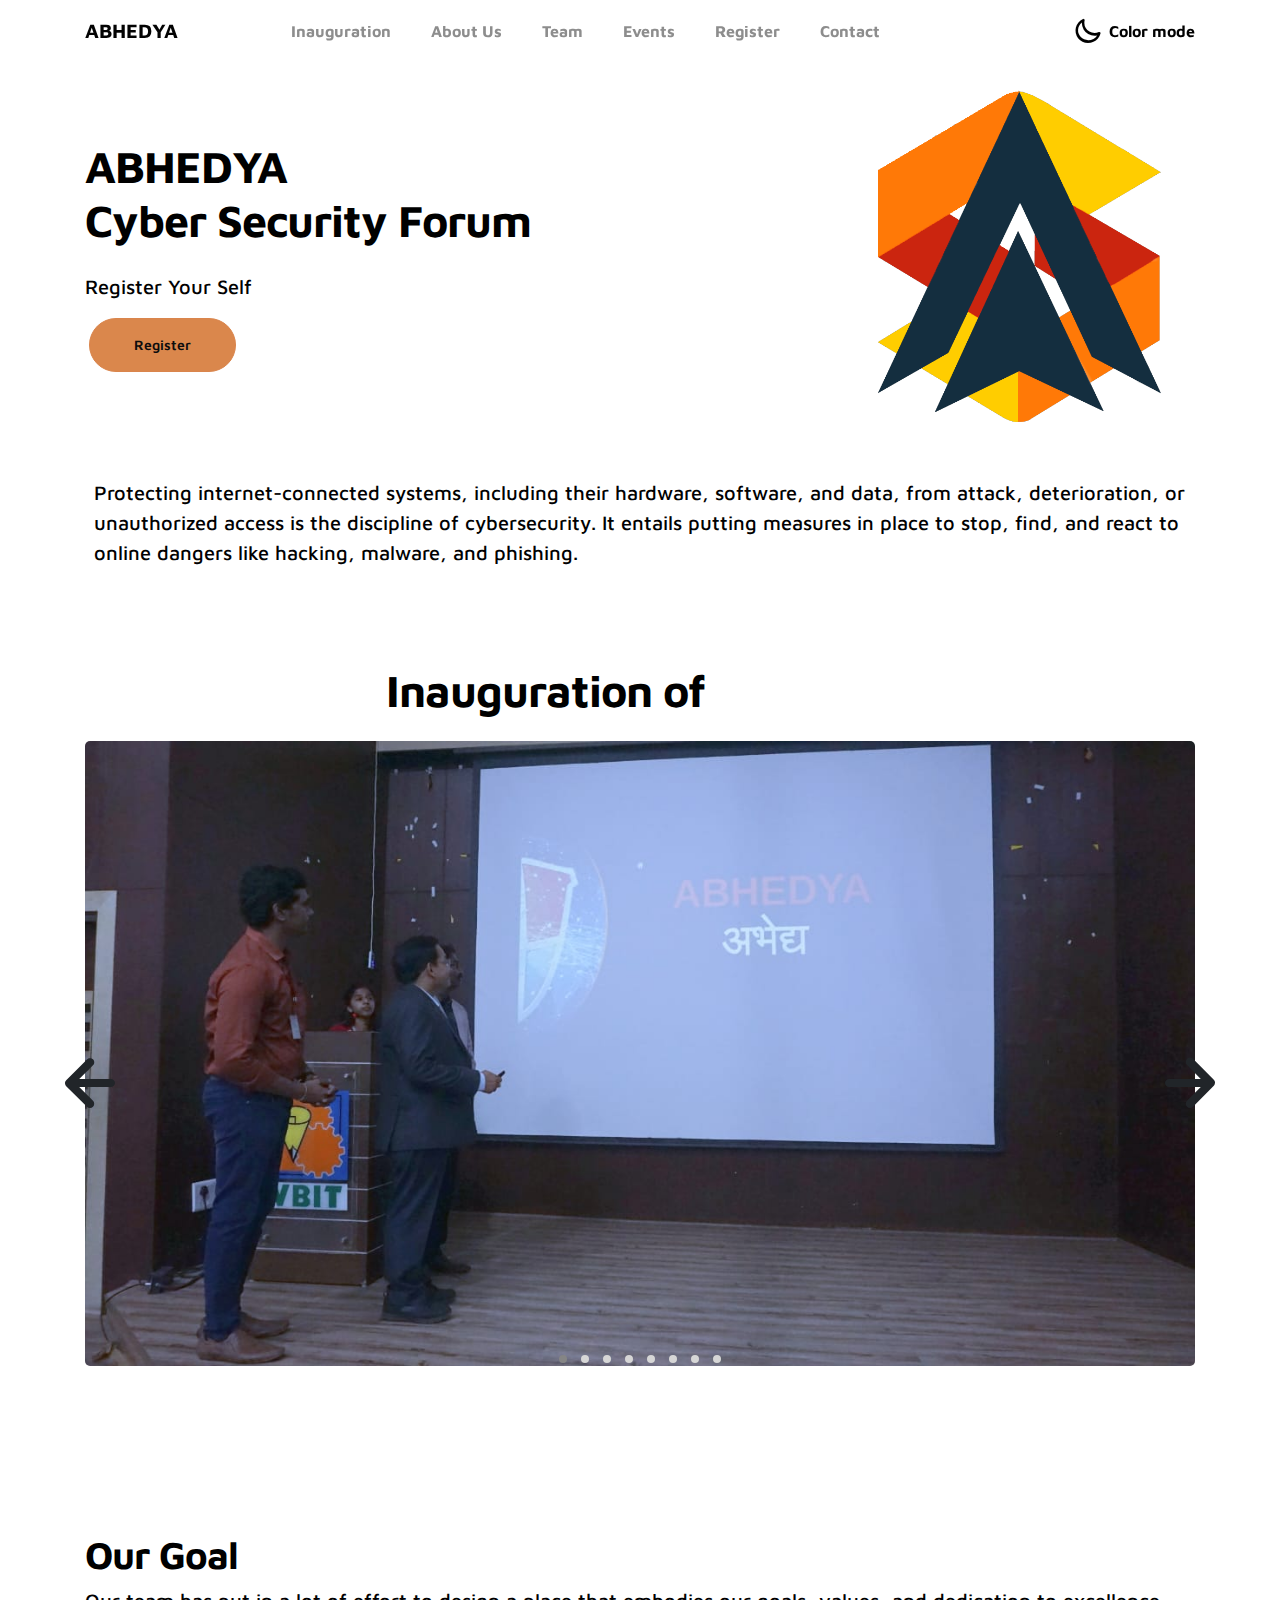
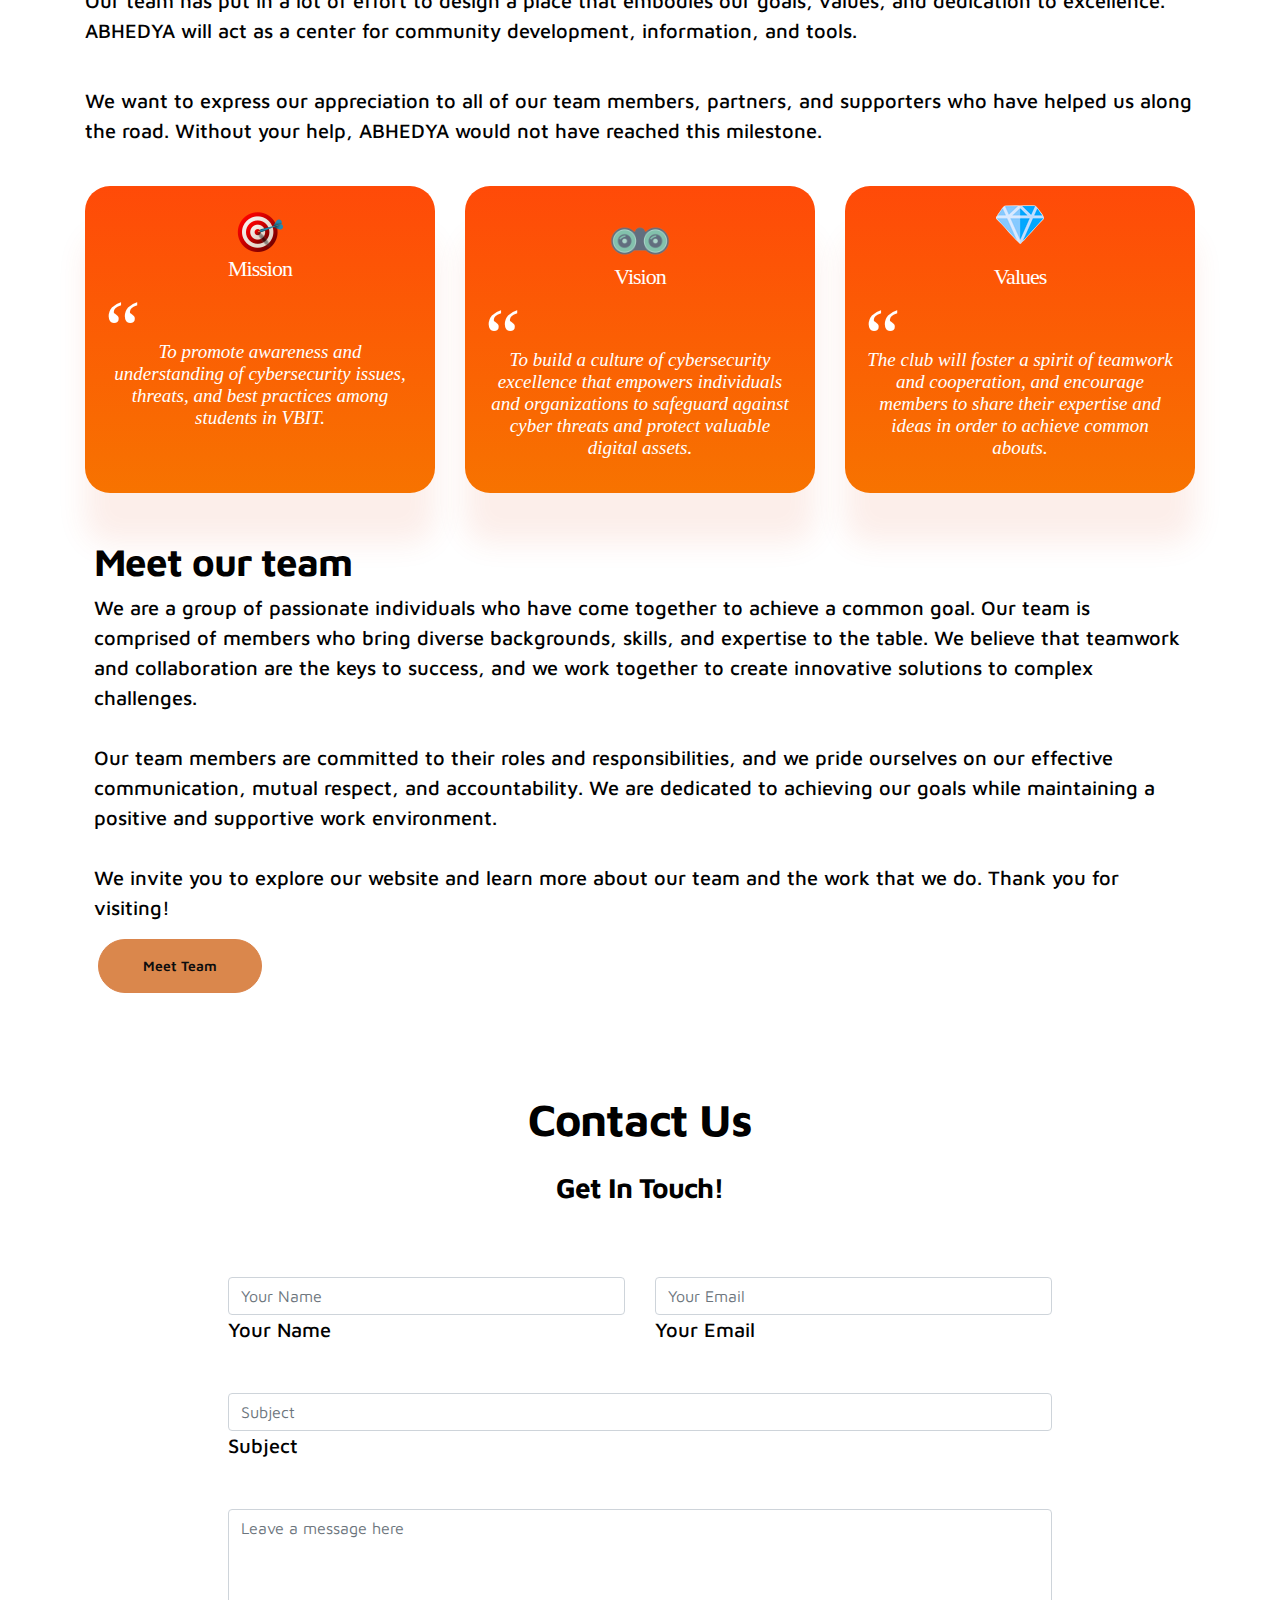
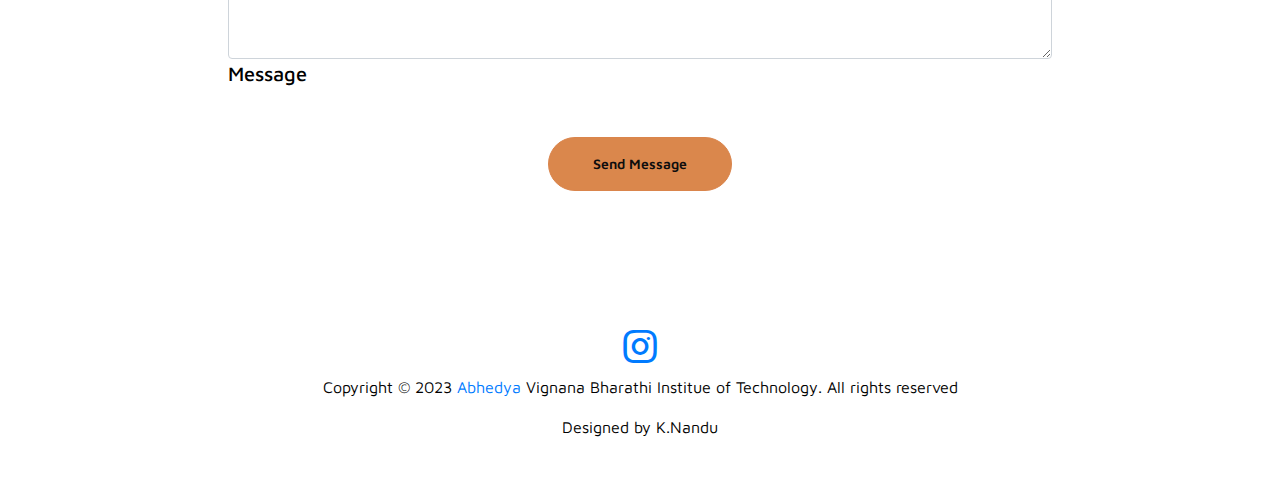
<file: index.html>
<!doctype html>
<html lang="en">
  <head>
    <meta charset="utf-8">
    <meta name="viewport" content="width=device-width, initial-scale=1, shrink-to-fit=no">
    <!-- SEO Meta Tags -->
    <meta name="description" content="" />
    <meta name="author" content="Your name" />

    <meta property="og:site_name" content="" /> <!-- website name -->
    <meta property="og:site" content="" /> <!-- website link -->
    <meta property="og:title" content="" /> <!-- title shown in the actual shared post -->
    <meta property="og:description" content="" /> <!-- description shown in the actual shared post -->
    <meta property="og:image" content="" /> <!-- image link, make sure it's jpg -->
    <meta property="og:url" content="" /> <!-- where do you want your post to link to -->

    <title>Abhedya</title>

    <link rel="stylesheet" href="css/bootstrap.min.css">
    <link rel="stylesheet" href="css/unicons.css">
    <link rel="stylesheet" href="css/owl.carousel.min.css">
    <link rel="stylesheet" href="css/owl.theme.default.min.css">
    <link rel="stylesheet" href="https://unicons.iconscout.com/release/v4.0.0/css/line.css">

    <!-- Favicon  -->
    <link rel="icon" href="images/Logo1.png" />

    <!-- MAIN STYLE -->
    <link rel="stylesheet" href="css/abhedya-style.css">

</head>

  <body>  
  <!-- Back to top button -->
  <div class="back-to-top"></div>

    <!-- MENU -->
    <nav class="navbar navbar-expand-sm navbar-light">
        <div class="container">
            <a class="navbar-brand" href="index.html">ABHEDYA</a>

            <button class="navbar-toggler" type="button" data-toggle="collapse" data-target="#navbarNav" aria-controls="navbarNav" aria-expanded="false"
                aria-label="Toggle navigation">
                <span class="navbar-toggler-icon"></span>
                <span class="navbar-toggler-icon"></span>
                <span class="navbar-toggler-icon"></span>
            </button>

            <div class="collapse navbar-collapse" id="navbarNav">
                <ul class="navbar-nav mx-auto">
                    <li class="nav-item">
                        <a href="#Inauguration" class="nav-link"><span data-hover="Inauguration">Inauguration</span></a>
                    </li>
                    <li class="nav-item">
                        <a href="#about" class="nav-link"><span data-hover="About Us">About Us</span></a>
                    </li>
                    <li class="nav-item">
                        <a href="team.html" class="nav-link"><span data-hover="Team">Team</span></a>
                    </li>
                    <li class="nav-item">
                        <a href="events.html" class="nav-link"><span data-hover="Events">Events</span></a>
                    </li>
                    <li class="nav-item">
                      <a href="Registration.html" class="nav-link"><span data-hover="Register">Register</span></a>
                    </li>
                    <li class="nav-item">
                        <a href="#contact" class="nav-link"><span data-hover="Contact">Contact</span></a>
                    </li>
                </ul>

                <ul class="navbar-nav ml-lg-auto">
                    <div class="ml-lg-4">
                      <div class="color-mode d-lg-flex justify-content-center align-items-center">
                        <i class="color-mode-icon"></i>
                        Color mode
                      </div>
                    </div>
                </ul>
            </div>
        </div>
    </nav>
    

    <!-- ABOUT -->
    <section class="about full-screen d-lg-flex justify-content-center align-items-center" id="header">
        <div class="container">
            <div class="row">

                <div class="col-lg-8 col-md-12 col-12 d-flex align-items-center">
                    <div class="about-text">
                        <h1 class="animated animated-text">
                            <span class="mr-2"> ABHEDYA</span>
                            <span class="mr-2"><br>Cyber Security Forum</span>
                        </h1>
                        <span class="mr-2"><p>Register Your Self</p><a class="btn-solid-lg" href="Registration.html">Register</a></span>
                      </div>
                </div>

                <div class="col-lg-4 col-md-12 col-12">
                    <div class="about-image svg">
                        <img src="images/Logo1.png" class="img-fluid" alt="svg image">
                    </div>
                </div>

            </div>
        </div>
    </section>
     
    <!-- Introduction -->
        
     <div class="container px-4 sm:px-8 xl:px-4">
        <p class="mb-4 text-gray-800 text-3xl leading-10 lg:max-w-5xl lg:mx-auto">Protecting internet-connected systems, including their hardware, software, and data, from attack, deterioration, or unauthorized access is the discipline of cybersecurity. It entails putting measures in place to stop, find, and react to online dangers like hacking, malware, and phishing.</p>
    </div> <!-- end of container -->
    </div>
    <!-- end of introduction -->

    <!-- Inauguration --> 
    <section class="Inauguration py-5" id="Inauguration">
        <div class="container">
                
                <div class="row">
                  <div class="col-lg-11 text-center mx-auto col-12">

                      <div class="col-lg-8 mx-auto"><h1 class="animated animated-text">
                        <span class="mr-2">Inauguration of</span>
                            <div class="animated-info">
                                <span class="animated-item">Abhedya</span>
                                <span class="animated-item">Abhedya</span>
                                <span class="animated-item">Abhedya</span>
                            </div>
                        </div>
                  </div>
                    </h1>
                </div>

                      <div class="owl-carousel owl-theme">
                        <div class="item">
                          <div class="Inauguration-info">
                            <img src="images/logoLaunched.jpeg" class="img-fluid" alt="Inauguration image">
                          </div>
                        </div>

                        <div class="item">
                          <div class="Inauguration-info">
                            <img src="images/Lighting.jpeg" class="img-fluid" alt="Inauguration image">
                          </div>
                        </div>

                        <div class="item">
                          <div class="Inauguration-info">
                            <img src="images/Assembled.jpeg" class="img-fluid" alt="Inauguration image">
                          </div>
                        </div>
                        
                        <div class="item">
                          <div class="Inauguration-info">
                            <img src="images/IntroductionSpeech.jpeg" class="img-fluid" alt="Inauguration image">
                          </div>
                        </div>

                        <div class="item">
                          <div class="Inauguration-info">
                            <img src="images/Felicil.jpeg" class="img-fluid" alt="Inauguration image">
                          </div>
                        </div>

                        <div class="item">
                          <div class="Inauguration-info">
                            <img src="images/PrincipalSpeech.jpeg" class="img-fluid" alt="Inauguration image">
                          </div>
                        </div>

                        <div class="item">
                            <div class="Inauguration-info">
                              <img src="images/launched.jpeg" class="img-fluid" alt="Inauguration image">
                            </div>
                        </div>
                        
                        <div class="item">
                          <div class="Inauguration-info">
                            <img src="images/Guestspeech.jpeg" class="img-fluid" alt="Inauguration image">
                          </div>
                        </div>
                      </div>
                    </div>
    </section>


    <!-- ======= about Section ======= -->
    <section id="about" class="about section-bg">
      <div class="container" data-aos="fade-up">

        <header class="section-header">
          <h2>Our Goal</h2>
          <p>Our team has put in a lot of effort to design a place that embodies our goals, values, and dedication to excellence. ABHEDYA will act as a center for community development, information, and tools.</p>
          <br>
          <p>We want to express our appreciation to all of our team members, partners, and supporters who have helped us along the road. Without your help, ABHEDYA would not have reached this milestone.</p>
          <br>
        </header>

        <div class="row g-5">

          <div class="col-md-6 col-lg-4 wow bounceInUp" data-aos="zoom-in" data-aos-delay="100">
            <div class="box">
              <div><img src="images/icons8-bullseye-48.png"> </div>
              <h4 class="title"><a>Mission</a></h4>
              <blockquote></blockquote><br>
              <p class="description"><i>To promote awareness and understanding of cybersecurity issues, threats, and best practices among students in VBIT.</i></p>
            </div>
          </div>
          
          <div class="col-md-6 col-lg-4" data-aos="zoom-in" data-aos-delay="200">
            <div class="box">
              <div class="imsg" ><img src="images/vision.png"/></div><br>
              <h4 class="title"><a>Vision</a></h4>
              <blockquote></blockquote><br>
              <p class="description"><i>To build a culture of cybersecurity excellence that empowers individuals and organizations to safeguard against cyber threats and protect valuable digital assets.</i></p>
            </div>
          </div>

          <div class="col-md-6 col-lg-4" data-aos="zoom-in" data-aos-delay="300">
            <div class="box">
              <div class="imsg" ><img src="images/imageedit_3_7418287541.png"/></div><br>
              <h4 class="title"><a>Values</a></h4>
              <blockquote></blockquote><br>
              <p class="description"><i>The club will foster a spirit of teamwork and cooperation, and encourage members to share their expertise and ideas in order to achieve common abouts.</i></p>
            </div>
          </div>

      </div>

      </div>
    </section><!-- End about Section -->

    <!-- Team 1  -->
    <div id="Team" class="pt-12 pb-16 lg:pt-16">
        <div class="container px-4 sm:px-8 lg:grid lg:grid-cols-12 lg:gap-x-12">
            <div class="lg:col-span-5">
                <div class="mb-16 lg:mb-0 xl:mt-16">
                    <h2 class="mb-6"> Meet our team</h2>
                    <p> We are a group of passionate individuals who have come together to achieve a common goal. Our team is comprised of members who bring diverse backgrounds, skills, and expertise to the table. We believe that teamwork and collaboration are the keys to success, and we work together to create innovative solutions to complex challenges.
                        <br>
                        <br>
                        Our team members are committed to their roles and responsibilities, and we pride ourselves on our effective communication, mutual respect, and accountability. We are dedicated to achieving our goals while maintaining a positive and supportive work environment.
                        <br>
                        <br>
                        We invite you to explore our website and learn more about our team and the work that we do. Thank you for visiting!</p> 
                </div>
                <a class="btn-solid-lg" href="Team.html">Meet Team</a>
            </div> <!-- end of col -->
            </div>
        </div> <!-- end of container -->
    </div>
    <!-- end of Team 1 -->


    <!-- Contact Start -->
    
    <div class="container-xxl py-5" id="contact">
      <div class="container py-2 px-lg-3">
          <div class="text-center wow fadeInUp" data-wow-delay="0.1s">
              <h1 class="text-primary-gradient fw-medium">Contact Us</h1>
              <h3 class="mb-5">Get In Touch!</h3>
          </div>
          <div class="row justify-content-center">
              <div class="col-lg-9">
                  <div class="wow fadeInUp" data-wow-delay="0.3s">
                      <p class="text-center mb-4"> </p>
                      <form name="Contact Form" method="post" action="mail.php">
                          <div class="row g-3">
                              <div class="col-md-6">
                                  <div class="form-floating">
                                      <input type="text" class="form-control" id="name" placeholder="Your Name">
                                      <label for="name"><p>Your Name</p></label>
                                      <br>
                                  </div>
                              </div>
                              <div class="col-md-6">
                                  <div class="form-floating">
                                      <input type="email" class="form-control" id="email" placeholder="Your Email">
                                      <label for="email"><p>Your Email</p></label>
                                  </div>
                                  <br>
                              </div>
                              <div class="col-12">
                                  <div class="form-floating">
                                      <input type="text" class="form-control" id="subject" placeholder="Subject">
                                      <label for="subject"><p>Subject</p></label>
                                  </div>
                                  <br>
                              </div>
                              <div class="col-12">
                                  <div class="form-floating">
                                      <textarea class="form-control" placeholder="Leave a message here" id="message" style="height: 150px"></textarea>
                                      <label for="message"><p>Message</p></label>
                                  </div>
                                  <br>
                              </div>
                              <div class="col-12 text-center">
                                  <button class="btn-solid-lg" type="submit">Send Message</button>
                              </div>
                          </div>
                      </form>
                  </div>
              </div>
          </div>
      </div>
  </div>
  <!-- Contact End -->

    <!-- FOOTER -->
  
    <section class="foter">
      <div class="footer py-5">
          <div class="container">
               <div class="row">

                  <div class="text-center col-lg-12 col-12">
                      <div class="footer-social">
                      <!--<a href="#"><i class=" uil uil-facebook"></i></a>-->
                      <a href="https://www.instagram.com/vbit.abhedya/"><i class=" uil uil-instagram"></i></a>
                      <a href="#"><i class=" uil uil-github"></i></a>
                      <a href="https://www.linkedin.com/company/abhedya-vbit/mycompany/?viewAsMember=true"><i class=" uil uil-linkedin"></i></a>
                      </div>
                   </div>
                  <div class="col-lg-12 col-12">
                      <p class="copyright-text text-center">Copyright &copy; 2023<a rel="nofollow" href="#"> Abhedya </a>Vignana Bharathi Institue of Technology. All rights reserved</p>
                      <p class="copyright-text text-center">Designed by K.Nandu</a></p>
                  </div>
               </div>
          </div>
      </div>
  </section>


   <script src="js/jquery-3.3.1.min.js"></script>
   <script src="js/popper.min.js"></script>
   <script src="js/bootstrap.min.js"></script>
   <script src="js/Headroom.js"></script>
   <script src="js/jQuery.headroom.js"></script>
   <script src="js/owl.carousel.min.js"></script>
   <script src="js/smoothscroll.js"></script>
   <script src="js/custom.js"></script>
   <script src="js/theme.js"></script>


  </body>
  </html>
</file>
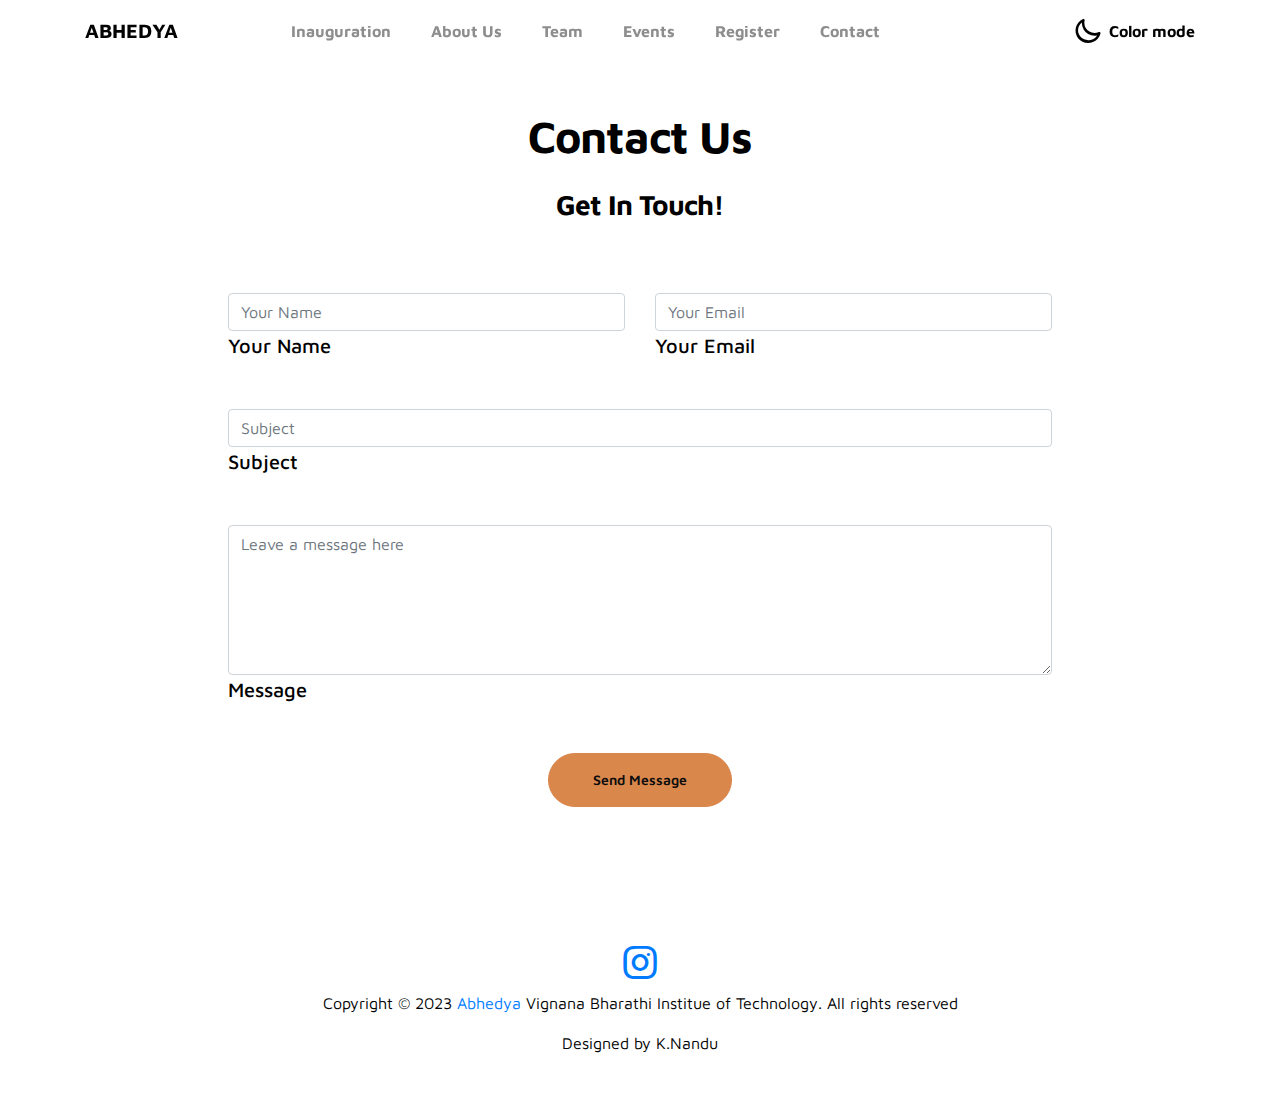
<file: contact.html>
<!doctype html>
<html lang="en">
  <head>
    <meta charset="utf-8">
    <meta name="viewport" content="width=device-width, initial-scale=1, shrink-to-fit=no">
    <!-- SEO Meta Tags -->
    <meta name="description" content="" />
    <meta name="author" content="Your name" />

    <meta property="og:site_name" content="" /> <!-- website name -->
    <meta property="og:site" content="" /> <!-- website link -->
    <meta property="og:title" content="" /> <!-- title shown in the actual shared post -->
    <meta property="og:description" content="" /> <!-- description shown in the actual shared post -->
    <meta property="og:image" content="" /> <!-- image link, make sure it's jpg -->
    <meta property="og:url" content="" /> <!-- where do you want your post to link to -->

    <title>Abhedya</title>

    <link rel="stylesheet" href="css/bootstrap.min.css">
    <link rel="stylesheet" href="css/unicons.css">
    <link rel="stylesheet" href="css/owl.carousel.min.css">
    <link rel="stylesheet" href="css/owl.theme.default.min.css">
    <link rel="stylesheet" href="https://unicons.iconscout.com/release/v4.0.0/css/line.css">


    <!-- Favicon  -->
    <link rel="icon" href="images/Logo1.png" />

    <!-- MAIN STYLE -->
    <link rel="stylesheet" href="css/abhedya-style.css">
  </head>

  <body>

  <!-- Back to top button -->
  <div class="back-to-top"></div>

    <!-- MENU -->
    <nav class="navbar navbar-expand-sm navbar-light">
        <div class="container">
            <a class="navbar-brand" href="index.html">ABHEDYA</a>

            <button class="navbar-toggler" type="button" data-toggle="collapse" data-target="#navbarNav" aria-controls="navbarNav" aria-expanded="false"
                aria-label="Toggle navigation">
                <span class="navbar-toggler-icon"></span>
                <span class="navbar-toggler-icon"></span>
                <span class="navbar-toggler-icon"></span>
            </button>

            <div class="collapse navbar-collapse" id="navbarNav">
                <ul class="navbar-nav mx-auto">
                    <li class="nav-item">
                        <a href="index.html" class="nav-link"><span data-hover="Inauguration">Inauguration</span></a>
                    </li>
                    <li class="nav-item">
                        <a href="index.html" class="nav-link"><span data-hover="About Us">About Us</span></a>
                    </li>
                    <li class="nav-item">
                        <a href="team.html" class="nav-link"><span data-hover="Team">Team</span></a>
                    </li>
                    <li class="nav-item">
                        <a href="events.html" class="nav-link"><span data-hover="Events">Events</span></a>
                    </li>
                    <li class="nav-item">
                      <a href="Registration.html" class="nav-link"><span data-hover="Register">Register</span></a>
                    </li>
                    <li class="nav-item">
                        <a href="contact.html" class="nav-link"><span data-hover="Contact">Contact</span></a>
                    </li>
                </ul>

                <ul class="navbar-nav ml-lg-auto">
                    <div class="ml-lg-4">
                      <div class="color-mode d-lg-flex justify-content-center align-items-center">
                        <i class="color-mode-icon"></i>
                        Color mode
                      </div>
                    </div>
                </ul>
            </div>
        </div>
    </nav>

    <div class="container-xxl py-5" id="contact">
        <div class="container py-2 px-lg-3">
            <div class="text-center wow fadeInUp" data-wow-delay="0.1s">
                <h1 class="text-primary-gradient fw-medium">Contact Us</h1>
                <h3 class="mb-5">Get In Touch!</h3>
            </div>
            <div class="row justify-content-center">
                <div class="col-lg-9">
                    <div class="wow fadeInUp" data-wow-delay="0.3s">
                        <p class="text-center mb-4"> </p>
                        <form name="Contact Form" method="post" action="mail.php">
                            <div class="row g-3">
                                <div class="col-md-6">
                                    <div class="form-floating">
                                        <input type="text" class="form-control" id="name" placeholder="Your Name">
                                        <label for="name"><p>Your Name</p></label>
                                        <br>
                                    </div>
                                </div>
                                <div class="col-md-6">
                                    <div class="form-floating">
                                        <input type="email" class="form-control" id="email" placeholder="Your Email">
                                        <label for="email"><p>Your Email</p></label>
                                    </div>
                                    <br>
                                </div>
                                <div class="col-12">
                                    <div class="form-floating">
                                        <input type="text" class="form-control" id="subject" placeholder="Subject">
                                        <label for="subject"><p>Subject</p></label>
                                    </div>
                                    <br>
                                </div>
                                <div class="col-12">
                                    <div class="form-floating">
                                        <textarea class="form-control" placeholder="Leave a message here" id="message" style="height: 150px"></textarea>
                                        <label for="message"><p>Message</p></label>
                                    </div>
                                    <br>
                                </div>
                                <div class="col-12 text-center">
                                    <button class="btn-solid-lg" type="submit">Send Message</button>
                                </div>
                            </div>
                        </form>
                    </div>
                </div>
            </div>
        </div>
    </div>
    <!-- Contact End -->
    

    <!-- FOOTER -->
  
    <section class="foter">
        <div class="footer py-5">
            <div class="container">
                 <div class="row">
  
                    <div class="text-center col-lg-12 col-12">
                        <div class="footer-social">
                        <!--<a href="#"><i class=" uil uil-facebook"></i></a>-->
                        <a href="https://www.instagram.com/vbit.abhedya/"><i class=" uil uil-instagram"></i></a>
                        <a href="#"><i class=" uil uil-github"></i></a>
                        <a href="https://www.linkedin.com/company/abhedya-vbit/mycompany/?viewAsMember=true"><i class=" uil uil-linkedin"></i></a>
                      </div>
                     </div>
                    <div class="col-lg-12 col-12">
                        <p class="copyright-text text-center">Copyright &copy; 2023<a rel="nofollow" href="#"> Abhedya </a>Vignana Bharathi Institue of Technology. All rights reserved</p>
                        <p class="copyright-text text-center">Designed by K.Nandu</a></p>
                    </div>
                 </div>
            </div>
        </div>
    </section>
  
  
     <script src="js/jquery-3.3.1.min.js"></script>
     <script src="js/popper.min.js"></script>
     <script src="js/bootstrap.min.js"></script>
     <script src="js/Headroom.js"></script>
     <script src="js/jQuery.headroom.js"></script>
     <script src="js/owl.carousel.min.js"></script>
     <script src="js/smoothscroll.js"></script>
     <script src="js/custom.js"></script>
     <script src="js/theme.js"></script>
  
  
    </body>
    </html>
</file>
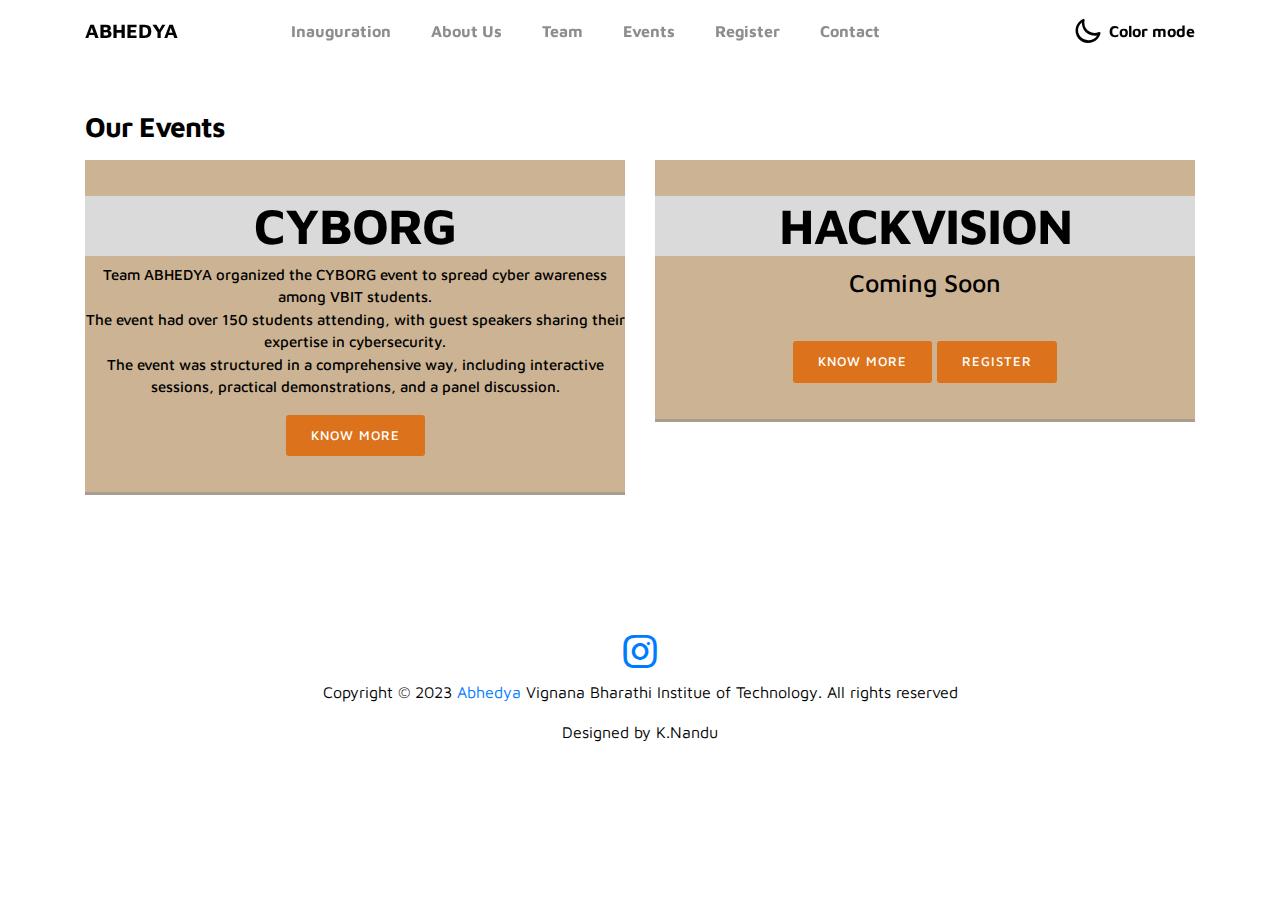
<file: events.html>
<!doctype html>
<html lang="en">
  <head>
    <meta charset="utf-8">
    <meta name="viewport" content="width=device-width, initial-scale=1, shrink-to-fit=no">
    <!-- SEO Meta Tags -->
    <meta name="description" content="" />
    <meta name="author" content="Your name" />

    <meta property="og:site_name" content="" /> <!-- website name -->
    <meta property="og:site" content="" /> <!-- website link -->
    <meta property="og:title" content="" /> <!-- title shown in the actual shared post -->
    <meta property="og:description" content="" /> <!-- description shown in the actual shared post -->
    <meta property="og:image" content="" /> <!-- image link, make sure it's jpg -->
    <meta property="og:url" content="" /> <!-- where do you want your post to link to -->

    <title>Abhedya</title>

    <link rel="stylesheet" href="css/bootstrap.min.css">
    <link rel="stylesheet" href="css/unicons.css">
    <link rel="stylesheet" href="css/owl.carousel.min.css">
    <link rel="stylesheet" href="css/owl.theme.default.min.css">
    <link rel="stylesheet" href="https://unicons.iconscout.com/release/v4.0.0/css/line.css">


    <!-- Favicon  -->
    <link rel="icon" href="images/Logo1.png" />

    <!-- MAIN STYLE -->
    <link rel="stylesheet" href="css/abhedya-style.css">
  </head>

  <body>

  <!-- Back to top button -->
  <div class="back-to-top"></div>

    <!-- MENU -->
    <nav class="navbar navbar-expand-sm navbar-light">
        <div class="container">
            <a class="navbar-brand" href="index.html">ABHEDYA</a>

            <button class="navbar-toggler" type="button" data-toggle="collapse" data-target="#navbarNav" aria-controls="navbarNav" aria-expanded="false"
                aria-label="Toggle navigation">
                <span class="navbar-toggler-icon"></span>
                <span class="navbar-toggler-icon"></span>
                <span class="navbar-toggler-icon"></span>
            </button>

            <div class="collapse navbar-collapse" id="navbarNav">
                <ul class="navbar-nav mx-auto">
                    <li class="nav-item">
                        <a href="index.html" class="nav-link"><span data-hover="Inauguration">Inauguration</span></a>
                    </li>
                    <li class="nav-item">
                        <a href="index.html" class="nav-link"><span data-hover="About Us">About Us</span></a>
                    </li>
                    <li class="nav-item">
                        <a href="team.html" class="nav-link"><span data-hover="Team">Team</span></a>
                    </li>
                    <li class="nav-item">
                        <a href="events.html" class="nav-link"><span data-hover="Events">Events</span></a>
                    </li>
                    <li class="nav-item">
                      <a href="Registration.html" class="nav-link"><span data-hover="Register">Register</span></a>
                    </li>
                    <li class="nav-item">
                        <a href="contact.html" class="nav-link"><span data-hover="Contact">Contact</span></a>
                    </li>
                </ul>

                <ul class="navbar-nav ml-lg-auto">
                    <div class="ml-lg-4">
                      <div class="color-mode d-lg-flex justify-content-center align-items-center">
                        <i class="color-mode-icon"></i>
                        Color mode
                      </div>
                    </div>
                </ul>
            </div>
        </div>
    </nav>


    <!-- ======= Events Section ======= -->
    <section id="Events" class="Events section-bg wow fadeInUp">

        <div class="container" data-aos="fade-up">
  
          <header class="section-header">
            <h3>Our Events</h3>
            <p> </p>
          </header>
  
          <div class="row flex-items-xs-middle flex-items-xs-center">
  
            <!-- Cyborg  -->
            <div class="col-xs-12 col-lg-6" data-aos="fade-up" data-aos-delay="100">
              <div class="card-1">
                <div class="card-1-header">
                  <h6>CYBORG</h6>
                </div>
                <div class="card-1-block">
                  <p>
                    Team ABHEDYA organized the CYBORG event to spread cyber awareness among VBIT students.<br>
                    The event had over 150 students attending, with guest speakers sharing their expertise in cybersecurity.<br>
                    The event was structured in a comprehensive way, including interactive sessions, practical demonstrations, and a panel discussion.<br></p>
                  <a href="cyborg.html" class="btn">Know More</a>
                </div>
              </div>
            </div>

  
            <!-- Hackvision  -->
            <div class="col-xs-12 col-lg-6" data-aos="fade-up" data-aos-delay="300">
              <div class="card-2">
                <div class="card-2-header">
                  <h6>HACKVISION</h6>
                </div>
                <div class="card-2-block">
                  <p>Coming Soon</p>
                    <br>
                  <a href="#" class="btn">Know More</a>
                  <a href="Registration.html" class="btn">Register</a>
                </div>
              </div>
            </div>
  
          </div>
        </div>
  
      </section><!-- End Events Section -->



    <!-- FOOTER -->
  
    <section class="foter">
      <div class="footer py-5">
          <div class="container">
               <div class="row">

                <div class="text-center col-lg-12 col-12">
                  <div class="footer-social">
                  <!--<a href="#"><i class=" uil uil-facebook"></i></a>-->
                  <a href="https://www.instagram.com/vbit.abhedya/"><i class=" uil uil-instagram"></i></a>
                  <a href="#"><i class=" uil uil-github"></i></a>
                  <a href="https://www.linkedin.com/company/abhedya-vbit/mycompany/?viewAsMember=true"><i class=" uil uil-linkedin"></i></a>
                </div>
               </div>
                  <div class="col-lg-12 col-12">
                      <p class="copyright-text text-center">Copyright &copy; 2023<a rel="nofollow" href="#"> Abhedya </a>Vignana Bharathi Institue of Technology. All rights reserved</p>
                      <p class="copyright-text text-center">Designed by K.Nandu</a></p>
                  </div>
               </div>
          </div>
      </div>
  </section>


   <script src="js/jquery-3.3.1.min.js"></script>
   <script src="js/popper.min.js"></script>
   <script src="js/bootstrap.min.js"></script>
   <script src="js/Headroom.js"></script>
   <script src="js/jQuery.headroom.js"></script>
   <script src="js/owl.carousel.min.js"></script>
   <script src="js/smoothscroll.js"></script>
   <script src="js/custom.js"></script>
   <script src="js/theme.js"></script>


  </body>
  </html>
</file>
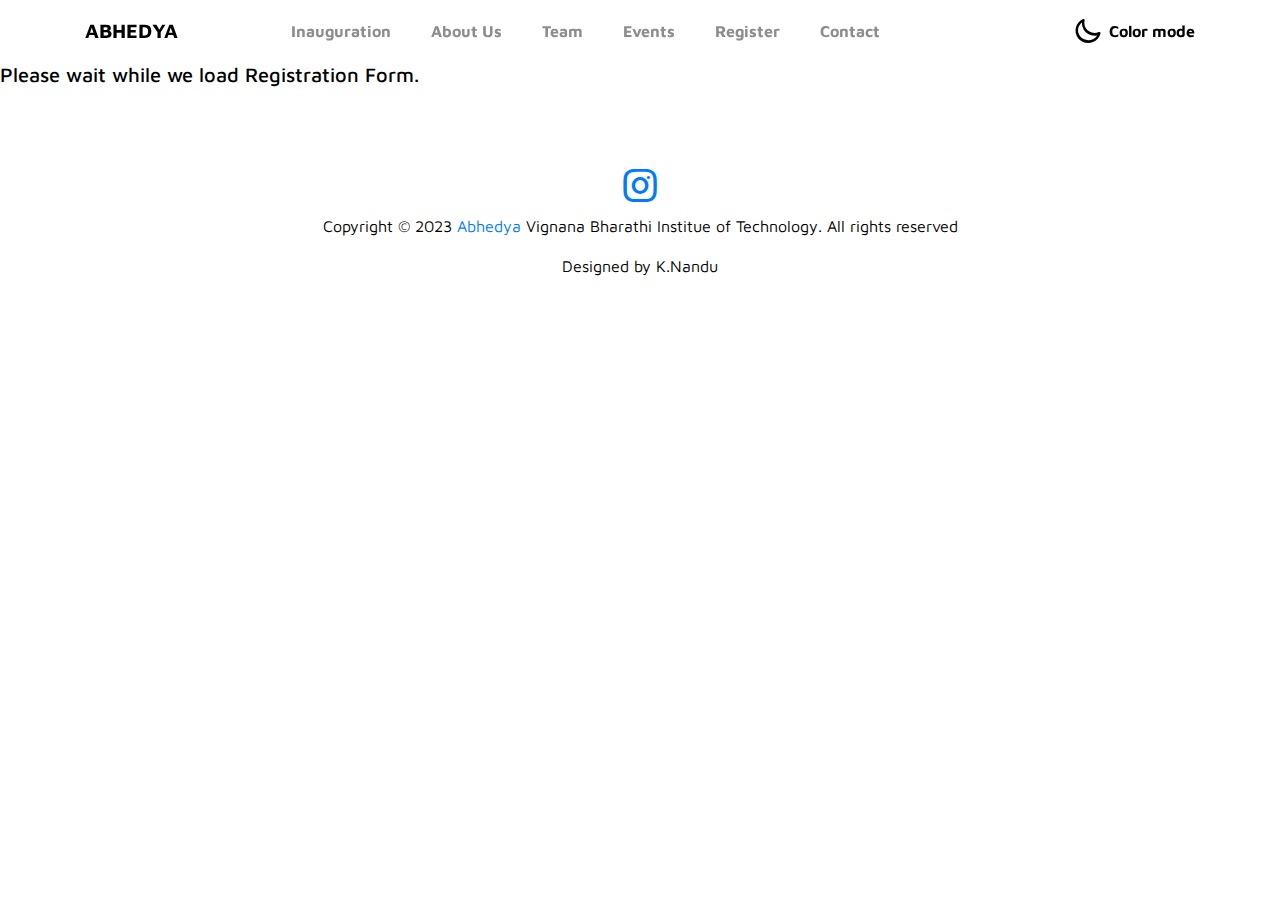
<file: Registration.html>
<!doctype html>
<html lang="en">
  <head>
    <meta charset="utf-8">
    <meta name="viewport" content="width=device-width, initial-scale=1, shrink-to-fit=no">
    <!-- SEO Meta Tags -->
    <meta name="description" content="" />
    <meta name="author" content="Your name" />

    <meta property="og:site_name" content="" /> <!-- website name -->
    <meta property="og:site" content="" /> <!-- website link -->
    <meta property="og:title" content="" /> <!-- title shown in the actual shared post -->
    <meta property="og:description" content="" /> <!-- description shown in the actual shared post -->
    <meta property="og:image" content="" /> <!-- image link, make sure it's jpg -->
    <meta property="og:url" content="" /> <!-- where do you want your post to link to -->

    <title>Abhedya</title>

    <link rel="stylesheet" href="css/bootstrap.min.css">
    <link rel="stylesheet" href="css/unicons.css">
    <link rel="stylesheet" href="css/owl.carousel.min.css">
    <link rel="stylesheet" href="css/owl.theme.default.min.css">
    <link rel="stylesheet" href="https://unicons.iconscout.com/release/v4.0.0/css/line.css">


    <!-- Favicon  -->
    <link rel="icon" href="images/Logo1.png" />

    <!-- MAIN STYLE -->
    <link rel="stylesheet" href="css/abhedya-style.css">  
    
</head>

  <body>

  <!-- Back to top button -->
  <div class="back-to-top"></div>

    <!-- MENU marvel-->
    <nav class="navbar navbar-expand-sm navbar-light">
        <div class="container">
            <a class="navbar-brand" href="index.html">ABHEDYA</a>

            <button class="navbar-toggler" type="button" data-toggle="collapse" data-target="#navbarNav" aria-controls="navbarNav" aria-expanded="false"
                aria-label="Toggle navigation">
                <span class="navbar-toggler-icon"></span>
                <span class="navbar-toggler-icon"></span>
                <span class="navbar-toggler-icon"></span>
            </button>

            <div class="collapse navbar-collapse" id="navbarNav">
                <ul class="navbar-nav mx-auto">
                    <li class="nav-item">
                        <a href="index.html" class="nav-link"><span data-hover="Inauguration">Inauguration</span></a>
                    </li>
                    <li class="nav-item">
                        <a href="index.html" class="nav-link"><span data-hover="About Us">About Us</span></a>
                    </li>
                    <li class="nav-item">
                        <a href="team.html" class="nav-link"><span data-hover="Team">Team</span></a>
                    </li>
                    <li class="nav-item">
                        <a href="events.html" class="nav-link"><span data-hover="Events">Events</span></a>
                    </li>
                    <li class="nav-item">
                        <a href="Registration.html" class="nav-link"><span data-hover="Register">Register</span></a>
                    </li>
                    <li class="nav-item">
                        <a href="index.html" class="nav-link"><span data-hover="Contact">Contact</span></a>
                    </li>
                </ul>

                <ul class="navbar-nav ml-lg-auto">
                    <div class="ml-lg-4">
                      <div class="color-mode d-lg-flex justify-content-center align-items-center">
                        <i class="color-mode-icon"></i>
                        Color mode
                      </div>
                    </div>
                </ul>
            </div>
        </div>
    </nav>

    <div class="row-container">
        <p><br> Please wait while we load Registration Form.</p>
        <div id="ff-compose"></div>
        <script async defer src="https://formfacade.com/include/106534788610511416918/form/1FAIpQLSdKhUTg0GaHpg0FWHzJ91bOhHo2gYW4p4wizqD4BIplRL8cfQ/classic.js?div=ff-compose"></script>
        <!-- <iframe src="#" width="360" height="515" allowfullscreen="" class="second-row" ></iframe> -->
    </div>

    <!-- FOOTER -->
  
    <section class="foter">
        <div class="footer py-5">
            <div class="container">
                 <div class="row">

                    <div class="text-center col-lg-12 col-12">
                      <div class="footer-social">
                      <!--<a href="#"><i class=" uil uil-facebook"></i></a>-->
                      <a href="https://www.instagram.com/vbit.abhedya/"><i class=" uil uil-instagram"></i></a>
                      <a href="#"><i class=" uil uil-github"></i></a>
                      <a href="https://www.linkedin.com/company/abhedya-vbit/mycompany/?viewAsMember=true"><i class=" uil uil-linkedin"></i></a>
                      </div>
                   </div>
                    <div class="col-lg-12 col-12">
                        <p class="copyright-text text-center">Copyright &copy; 2023<a rel="nofollow" href="#"> Abhedya </a>Vignana Bharathi Institue of Technology. All rights reserved</p>
                        <p class="copyright-text text-center">Designed by K.Nandu</a></p>
                    </div>
                 </div>
            </div>
        </div>
    </section>

   <script src="js/jquery-3.3.1.min.js"></script>
   <script src="js/popper.min.js"></script>
   <script src="js/bootstrap.min.js"></script>
   <script src="js/Headroom.js"></script>
   <script src="js/jQuery.headroom.js"></script>
   <script src="js/owl.carousel.min.js"></script>
   <script src="js/smoothscroll.js"></script>
   <script src="js/custom.js"></script>
   <script src="js/theme.js"></script>

  </body>
  </html>
</file>
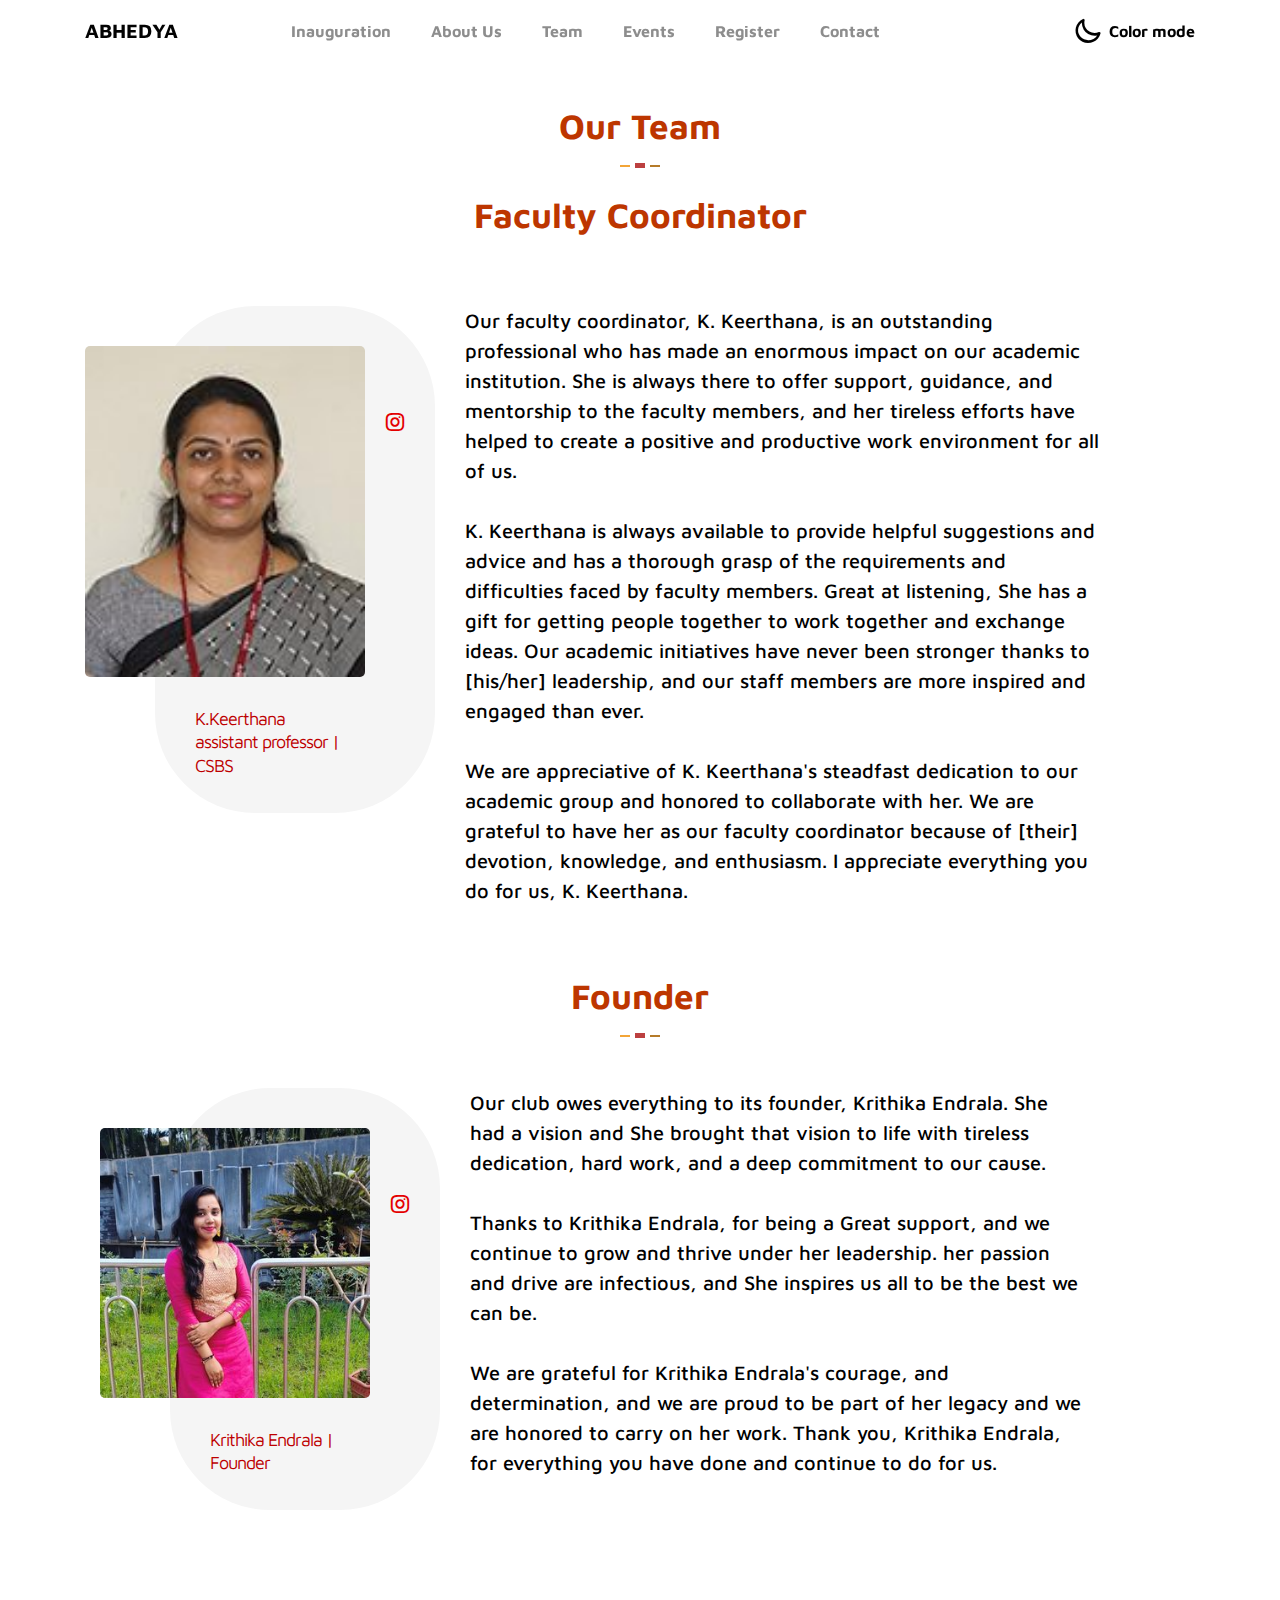
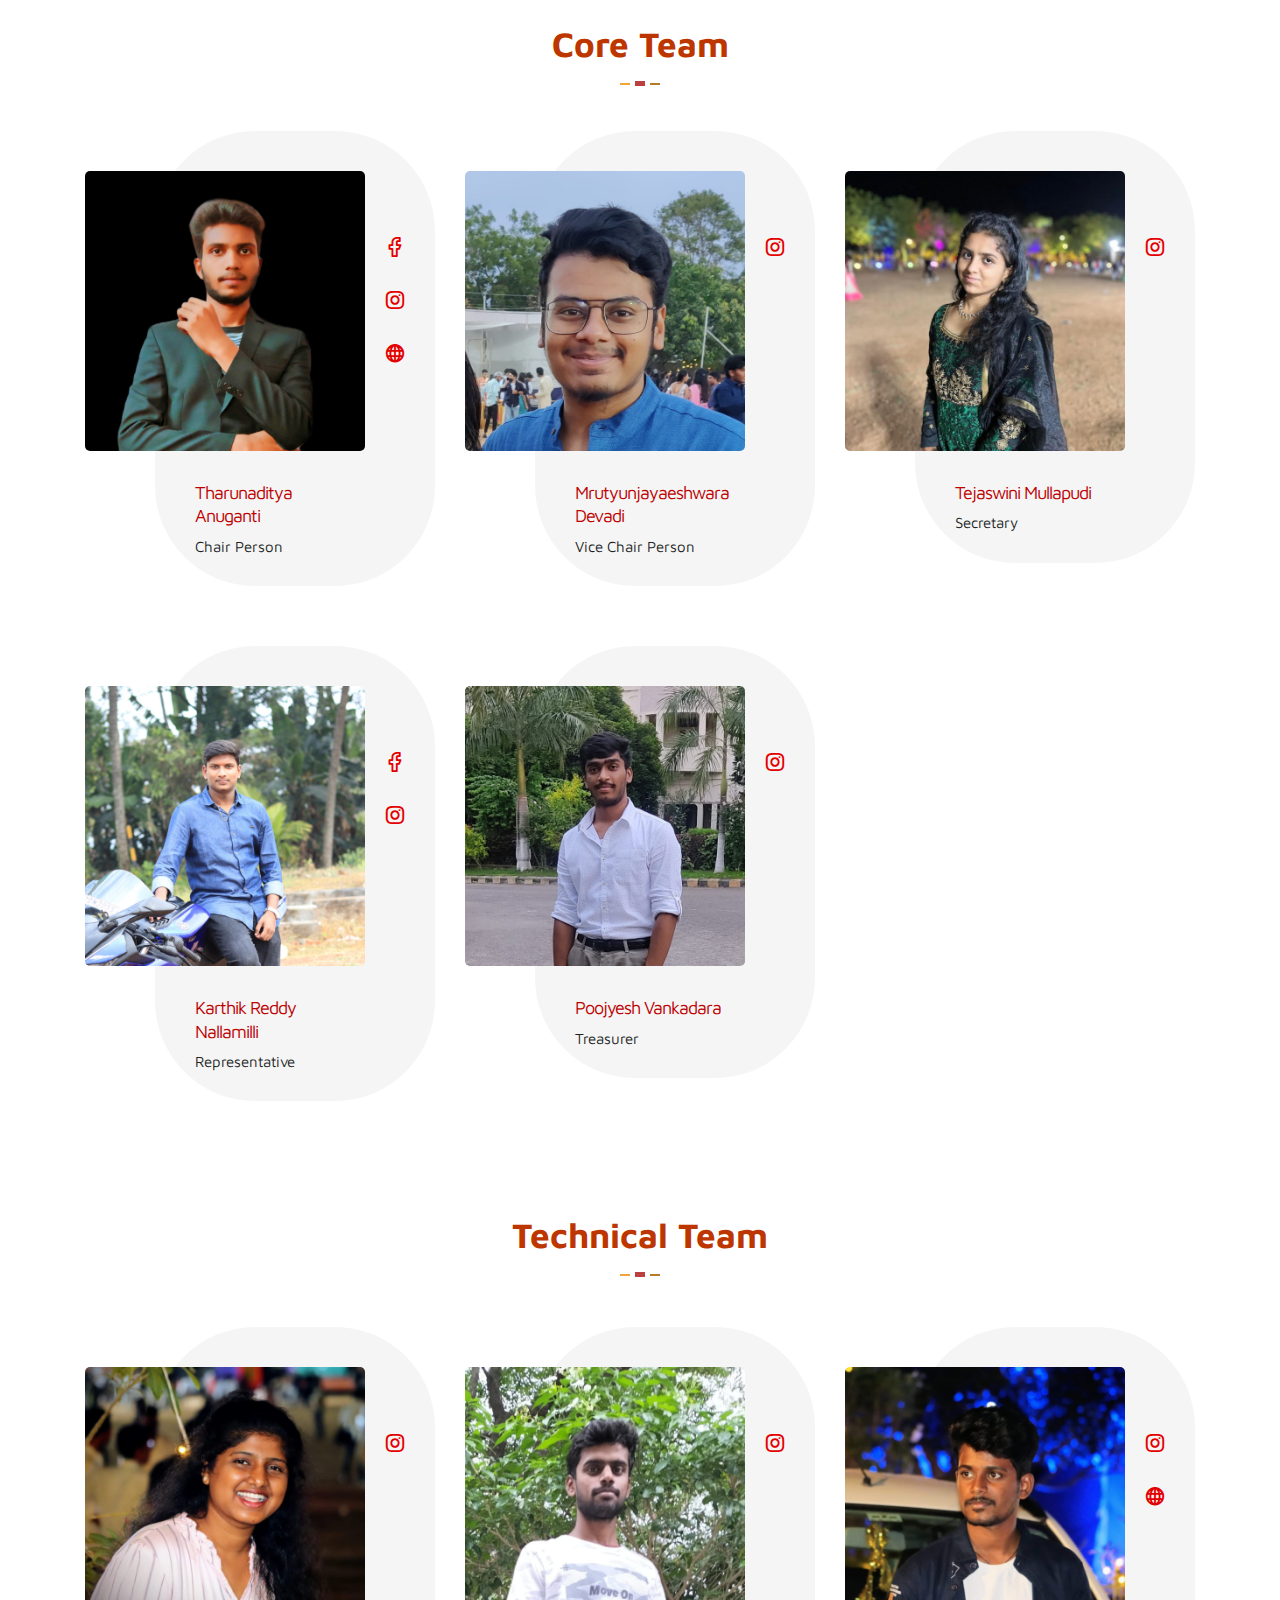
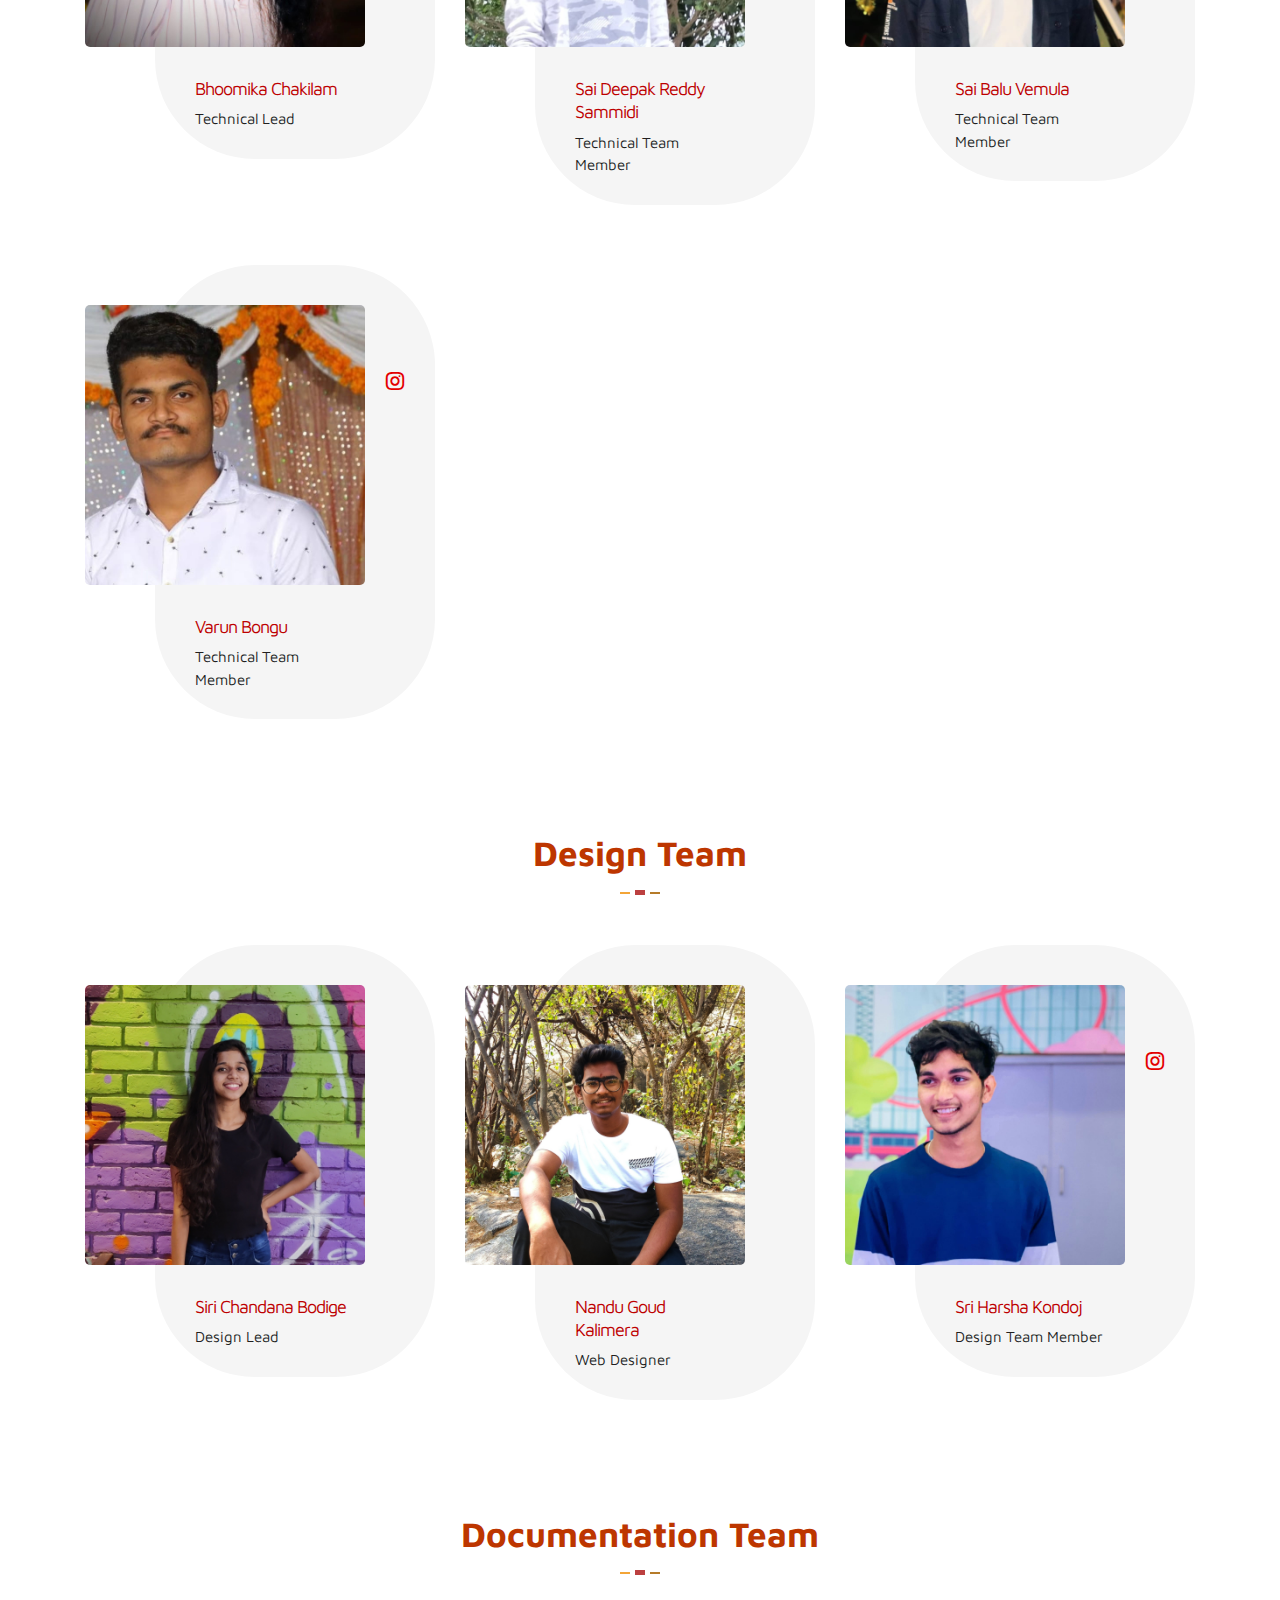
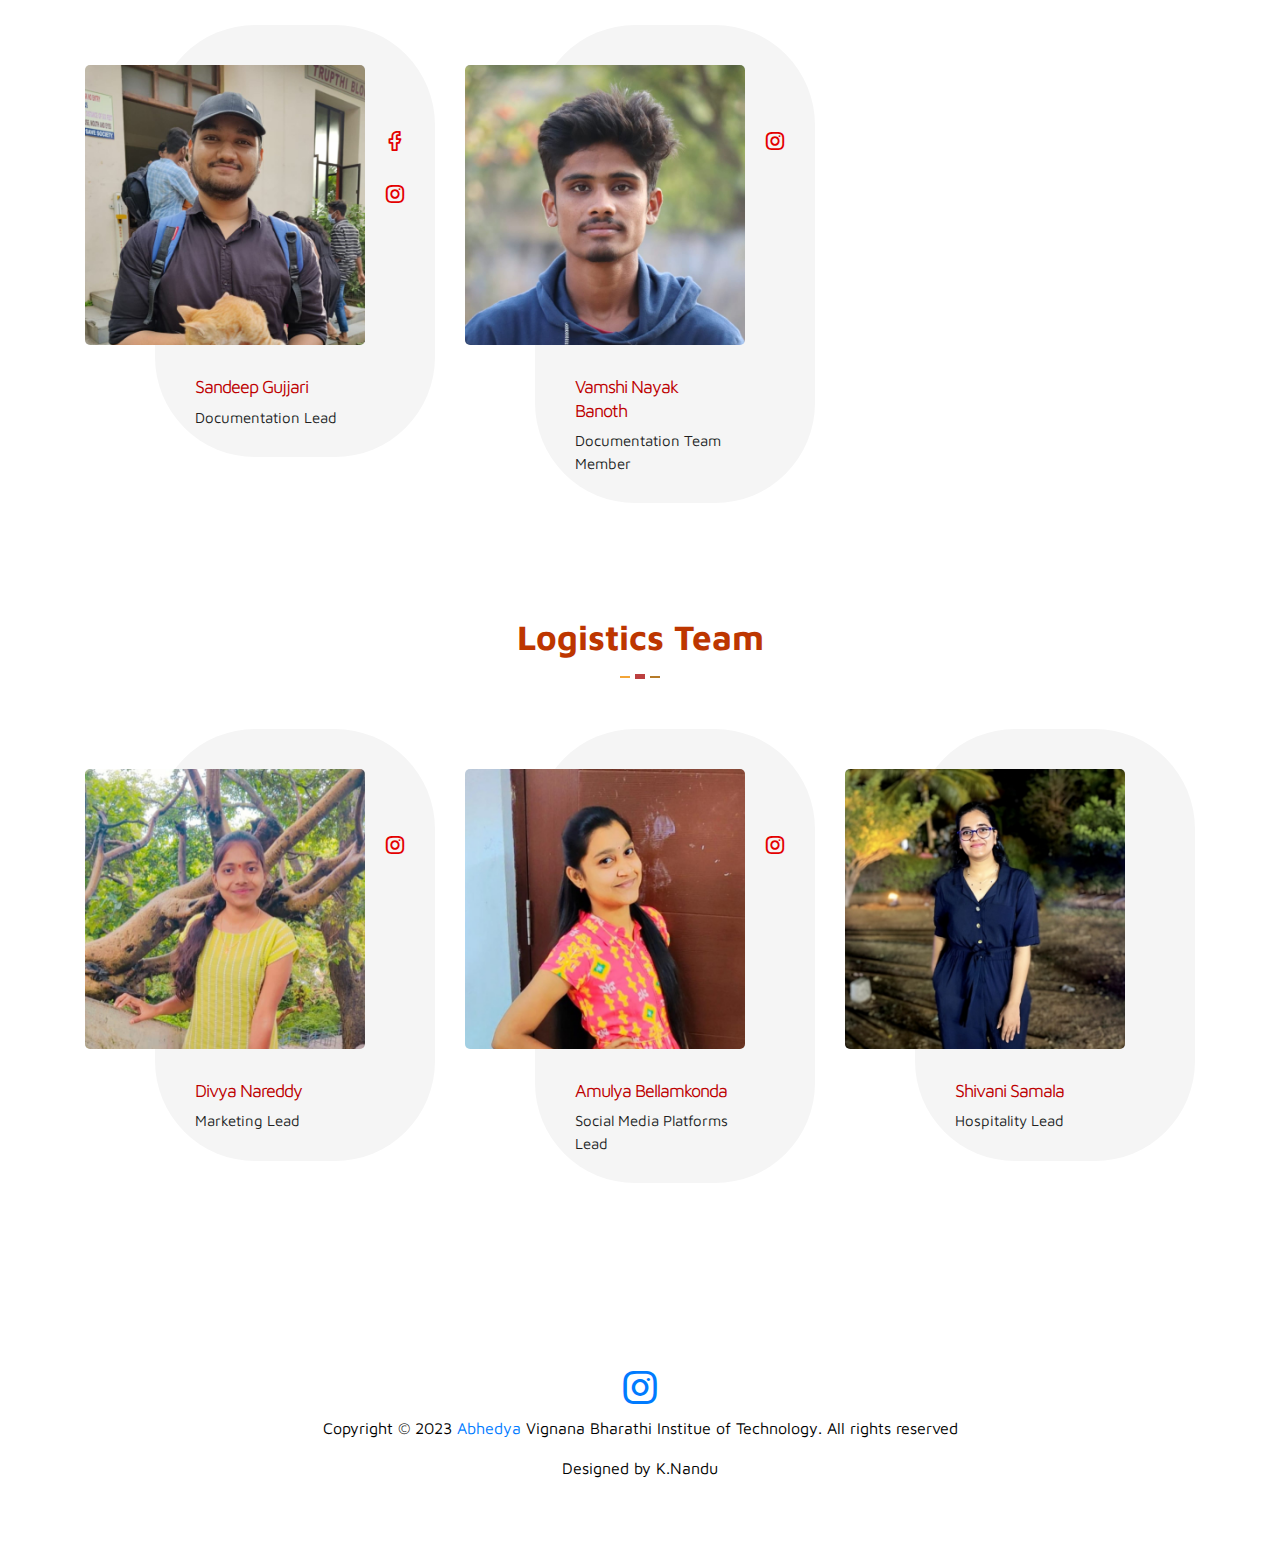
<file: team.html>
<!doctype html>
<html lang="en">
  <head>
    <meta charset="utf-8">
    <meta name="viewport" content="width=device-width, initial-scale=1, shrink-to-fit=no">
    <!-- SEO Meta Tags -->
    <meta name="description" content="" />
    <meta name="author" content="Your name" />

    <meta property="og:site_name" content="" /> <!-- website name -->
    <meta property="og:site" content="" /> <!-- website link -->
    <meta property="og:title" content="" /> <!-- title shown in the actual shared post -->
    <meta property="og:description" content="" /> <!-- description shown in the actual shared post -->
    <meta property="og:image" content="" /> <!-- image link, make sure it's jpg -->
    <meta property="og:url" content="" /> <!-- where do you want your post to link to -->

    <title>Abhedya</title>

    <link rel="stylesheet" href="css/bootstrap.min.css">
    <link rel="stylesheet" href="css/unicons.css">
    <link rel="stylesheet" href="css/owl.carousel.min.css">
    <link rel="stylesheet" href="css/owl.theme.default.min.css">
    <link rel="stylesheet" href="https://unicons.iconscout.com/release/v4.0.0/css/line.css">

    <!-- Favicon  -->
    <link rel="icon" href="images/Logo1.png" />

    <!-- MAIN STYLE -->
    <link rel="stylesheet" href="css/abhedya-style.css">
  </head>

  <body>  
  <!-- Back to top button -->
  <div class="back-to-top"></div>

    <!-- MENU -->
    <nav class="navbar navbar-expand-sm navbar-light">
        <div class="container">
            <a class="navbar-brand" href="index.html">ABHEDYA</a>

            <button class="navbar-toggler" type="button" data-toggle="collapse" data-target="#navbarNav" aria-controls="navbarNav" aria-expanded="false"
                aria-label="Toggle navigation">
                <span class="navbar-toggler-icon"></span>
                <span class="navbar-toggler-icon"></span>
                <span class="navbar-toggler-icon"></span>
            </button>

            <div class="collapse navbar-collapse" id="navbarNav">
                <ul class="navbar-nav mx-auto">
                    <li class="nav-item">
                        <a href="index.html" class="nav-link"><span data-hover="Inauguration">Inauguration</span></a>
                    </li>
                    <li class="nav-item">
                        <a href="index.html" class="nav-link"><span data-hover="About Us">About Us</span></a>
                    </li>
                    <li class="nav-item">
                        <a href="team.html" class="nav-link"><span data-hover="Team">Team</span></a>
                    </li>
                    <li class="nav-item">
                        <a href="events.html" class="nav-link"><span data-hover="Events">Events</span></a>
                    </li>
                    <li class="nav-item">
                        <a href="Registration.html" class="nav-link"><span data-hover="Register">Register</span></a>
                    </li>
                    <li class="nav-item">
                        <a href="contact.html" class="nav-link"><span data-hover="Contact">Contact</span></a>
                    </li>
                </ul>

                <ul class="navbar-nav ml-lg-auto">
                    <div class="ml-lg-4">
                      <div class="color-mode d-lg-flex justify-content-center align-items-center">
                        <i class="color-mode-icon"></i>
                        Color mode
                      </div>
                    </div>
                </ul>
            </div>
        </div>
    </nav>
    

    <section>
        <section class="team-page-section">
            <div class="container">
                <!-- Sec Title -->
                <div class="sec-title centered">
                    <div class="title">Our Team</div>
                    <div class="separator"><span></span></div>
                    <br>
                    <div class="title">Faculty coordinator</div>
                </div>

                <div class="row clearfix">
    
                    <!-- Team Block -->
                    <div class="team-block col-lg-4 col-md-6 col-sm-12">
                        <div class="inner-box wow fadeInLeft" data-wow-delay="0ms" data-wow-duration="1500ms">
                            <ul class="social-icons">
                                <li><a href="#"><i class="uil uil-instagram"></i></a></li>
                                <li><a href="#"><i class="uil uil-linkedin"></i></a></li>
                            </ul>
                            <div class="image">
                                <a><img src="images/Team/K-KEERTHANA-127x150.jpg" alt="" /></a>
                            </div>
                            <div class="lower-content">
                                <h3><a>K.Keerthana assistant professor | CSBS</a></h3>
                            </div>
                        </div>
                    </div>
                        <p class="col-lg-7 col-md-6 col-sm-12">
                            Our faculty coordinator, K. Keerthana, is an outstanding professional who has made an enormous impact on our academic institution. She is always there to offer support, guidance, and mentorship to the faculty members, and her tireless efforts have helped to create a positive and productive work environment for all of us.
                            <br><br>
                            K. Keerthana is always available to provide helpful suggestions and advice and has a thorough grasp of the requirements and difficulties faced by faculty members. Great at listening, She has a gift for getting people together to work together and exchange ideas. Our academic initiatives have never been stronger thanks to [his/her] leadership, and our staff members are more inspired and engaged than ever.
                            <br><br>
                            We are appreciative of K. Keerthana's steadfast dedication to our academic group and honored to collaborate with her. We are grateful to have her as our faculty coordinator because of [their] devotion, knowledge, and enthusiasm. I appreciate everything you do for us, K. Keerthana. </p>
                </div>

                <div class="container">
                    <!-- Sec Title -->
                    <div class="sec-title centered">
                        <br><br>
                        <div class="title">Founder</div>
                        <div class="separator"><span></span></div>
                    </div>
    
                    <div class="row clearfix">
        
                        <!-- Team Block -->
                        <div class="team-block col-lg-4 col-md-6 col-sm-12">
                            <div class="inner-box wow fadeInLeft" data-wow-delay="0ms" data-wow-duration="1500ms">
                                <ul class="social-icons">
                                    <li><a href="https://www.instagram.com/pixel_tinker_1304/"><i class="uil uil-instagram"></i></a></li>
                                    <li><a href="https://www.linkedin.com/in/krithi1304/"><i class="uil uil-linkedin"></i></a></li>
                                </ul>
                                <div class="image">
                                    <a><img src="images/Team/krithika.jpg" alt="" /></a>
                                </div>
                                <div class="lower-content">
                                    <h3><a>Krithika Endrala | Founder</a></h3>
                                </div>
                            </div>
                        </div>
                            <p class="col-lg-7 col-md-6 col-sm-12">
                                Our club owes everything to its founder, Krithika Endrala. She had a vision and She brought that vision to life with tireless dedication, hard work, and a deep commitment to our cause.
                                <br><br>
                                Thanks to Krithika Endrala, for being a Great support, and we continue to grow and thrive under her leadership. her passion and drive are infectious, and She inspires us all to be the best we can be.
                                <br><br>
                                We are grateful for Krithika Endrala's courage, and determination, and we are proud to be part of her legacy and we are honored to carry on her work. Thank you, Krithika Endrala, for everything you have done and continue to do for us.
                            </p>
                        </div>
                </div>
                <div class="sec-title centered">
                    <br><br>
                    <div class="title">Core Team</div>
                        <div class="separator"><span></span></div>
                    <br><br>
                <div class="row clearfix">
                    <!-- Team Block -->
                    <div class="team-block col-lg-4 col-md-6 col-sm-12">
                        <div class="inner-box wow fadeInLeft" data-wow-delay="0ms" data-wow-duration="1500ms">
                            <ul class="social-icons">
                                <li><a href="https://www.facebook.com/tharunaditya.ata"><i class="uil uil-facebook"></i></a></li>
                                <li><a href="https://www.instagram.com/adityaanuganti/"><i class="uil uil-instagram"></i></a></li>
                                <li><a href="https://tharunaditya.github.io/"><i class="uil uil-globe"></i></a></li>
                                <li><a href="https://github.com/Tharunaditya"><i class="uil uil-github"></i></a></li>
                                <li><a href="https://www.linkedin.com/in/tharunaditya-anuganti-20271494"><i class="uil uil-linkedin"></i></a></li>
                            </ul>
                            <div class="image">
                                <a><img src="images/Team/tharunAditya.jpeg" alt="" /></a>
                            </div>
                            <div class="lower-content">
                                <h3><a>Tharunaditya Anuganti </a></h3>
                                <div class="designation">Chair Person</div>
                            </div>
                        </div>
                    </div>

                    <!-- Team Block -->
                    <div class="team-block col-lg-4 col-md-6 col-sm-12">
                        <div class="inner-box wow fadeInLeft" data-wow-delay="0ms" data-wow-duration="1500ms">
                            <ul class="social-icons">
                                <li><a href="https://www.instagram.com/kaushikdevadi/"><i class="uil uil-instagram"></i></a></li>
                            </ul>
                            <div class="image">
                                <a><img src="images/Team/Kaushik.jpeg" alt="" /></a>
                            </div>
                            <div class="lower-content">
                                <h3><a>Mrutyunjayaeshwara Devadi</a></h3>
                                <!-- <h3><a> <marquee width="120%" direction="left" height="30%">
                                    Mrutyunjayaeshwara Devadi
                                </marquee> </a> </h3> -->
                                <div class="designation">Vice Chair Person </div>
                            </div>
                        </div>
                    </div>

                    <!-- Team Block -->
                    <div class="team-block col-lg-4 col-md-6 col-sm-12">
                        <div class="inner-box wow fadeInLeft" data-wow-delay="0ms" data-wow-duration="1500ms">
                            <ul class="social-icons">
                                <li><a href="https://instagram.com/tejaswiniteju.m?igshid=ZDdkNTZiNTM="><i class="uil uil-instagram"></i></a></li>
                                <li><a href="https://www.linkedin.com/in/tejaswinimullapudi"><i class="uil uil-linkedin"></i></a></li>
                            </ul>
                            <div class="image">
                                <a><img src="images/Team/Tejaswini.jpeg" alt="" /></a>
                            </div>
                            <div class="lower-content">
                                <h3><a>Tejaswini Mullapudi</a></h3>
                                <div class="designation">Secretary</div>
                            </div>
                        </div>
                    </div>
                    <!-- Team Block -->
                    <div class="team-block col-lg-4 col-md-6 col-sm-12">
                        <div class="inner-box wow fadeInLeft" data-wow-delay="0ms" data-wow-duration="1500ms">
                            <ul class="social-icons">
                                <li><a href="https://www.facebook.com/Mr.karthikreddynallamilli/"><i class="uil uil-facebook"></i></a></li>
                                <li><a href="https://www.instagram.com/mr.bestowed/"><i class="uil uil-instagram"></i></a></li>
                                <li><a href="https://github.com/karthik882"><i class="uil uil-github"></i></a></li>
                                <li><a href="https://www.linkedin.com/in/karthikreddynallamilli/"><i class="uil uil-linkedin"></i></a></li>
                            </ul>
                            <div class="image">
                                <a><img src="images/Team/Karthik.jpeg" alt="" /></a>
                            </div>
                            <div class="lower-content">
                                <h3><a>Karthik Reddy Nallamilli </a></h3>
                                <div class="designation">Representative</div>
                            </div>
                        </div>
                    </div>

                    <!-- Team Block -->
                    <div class="team-block col-lg-4 col-md-6 col-sm-12">
                        <div class="inner-box wow fadeInLeft" data-wow-delay="0ms" data-wow-duration="1500ms">
                            <ul class="social-icons">
                                <li><a href="https://www.instagram.com/poojyesh.v/"><i class="uil uil-instagram"></i></a></li>
                                <li><a href="https://www.linkedin.com/in/poojyesh-vankadara-414684204/"><i class="uil uil-linkedin"></i></a></li>
                            </ul>
                            <div class="image">
                                <a><img src="images/Team/Poojyesh.jpeg" alt="" /></a>
                            </div>
                            <div class="lower-content">
                                <h3><a>Poojyesh Vankadara</a></h3>
                                <div class="designation">Treasurer</div>
                            </div>
                        </div>
                    </div>

                    <div class="container">
                        <!-- Sec Title -->
                        <div class="sec-title centered">
                            <br><br>
                            <div class="title">Technical Team</div>
                            <div class="separator"><span></span></div>
                        </div>
        
                        <div class="row clearfix">
            
                            <!-- Team Block -->
                        <div class="team-block col-lg-4 col-md-6 col-sm-12">
                            <div class="inner-box wow fadeInLeft" data-wow-delay="0ms" data-wow-duration="1500ms">
                                <ul class="social-icons">
                                    <li><a href="https://www.instagram.com/bhoomikachakilam/"><i class="uil uil-instagram"></i></a></li>
                                    <li><a href="https://github.com/Bhoomikachakilam"><i class="uil uil-github"></i></a></li>
                                    <li><a href="https://www.linkedin.com/in/bhoomika-chakilam-131a25238"><i class="uil uil-linkedin"></i></a></li>
                                </ul>
                                <div class="image">
                                    <a><img src="images/Team/Boomika Akka.jpeg" alt="" /></a>
                                </div>
                                <div class="lower-content">
                                    <h3><a>Bhoomika Chakilam </a></h3>
                                    <div class="designation">Technical Lead</div>
                                </div>
                            </div>
                        </div>

                        <!-- Team Block -->
                    <div class="team-block col-lg-4 col-md-6 col-sm-12">
                        <div class="inner-box wow fadeInLeft" data-wow-delay="0ms" data-wow-duration="1500ms">
                            <ul class="social-icons">
                                <li><a href="https://instagram.com/saideepak_r?igshid=YmMyMTA2M2Y="><i class="uil uil-instagram"></i></a></li>
                                <li><a href="https://github.com/saideepakreddy88"><i class="uil uil-github"></i></a></li>
                                <li><a href="https://www.linkedin.com/in/sammidi-sai-deepak-reddy-650a07226"><i class="uil uil-linkedin"></i></a></li>
                            </ul>
                            <div class="image">
                                <a><img src="images/Team/Deepak.jpeg" alt="" /></a>
                            </div>
                            <div class="lower-content">
                                <h3><a>Sai Deepak Reddy Sammidi</a></h3>
                                <div class="designation">Technical Team Member</div>
                            </div>
                        </div>
                    </div>

                    <!-- Team Block -->
                    <div class="team-block col-lg-4 col-md-6 col-sm-12">
                        <div class="inner-box wow fadeInLeft" data-wow-delay="0ms" data-wow-duration="1500ms">
                            <ul class="social-icons">
                                <li><a href="https://instagram.com/saibalu_vemula?igshid=YmMyMTA2M2Y="><i class="uil uil-instagram"></i></a></li>
                                <li><a href="https://saibalu-developer-edition.ap26.force.com/s"><i class="uil uil-globe"></i></a></li>
                                <li><a href="https://github.com/saibalu06"><i class="uil uil-github"></i></a></li>
                                <li><a href="https://www.linkedin.com/in/saibalu-vemula-0b6179207/"><i class="uil uil-linkedin"></i></a></li>
                            </ul>
                            <div class="image">
                                <a><img src="images/Team/Sai Balu.jpeg" alt="" /></a>
                            </div>
                            <div class="lower-content">
                                <h3><a>Sai Balu Vemula </a></h3>
                                <div class="designation">Technical Team Member</div>
                            </div>
                        </div>
                    </div>

                    <!-- Team Block -->
                    <div class="team-block col-lg-4 col-md-6 col-sm-12">
                        <div class="inner-box wow fadeInLeft" data-wow-delay="0ms" data-wow-duration="1500ms">
                            <ul class="social-icons">
                                <li><a href="https://www.instagram.com/varun3899/"><i class="uil uil-instagram"></i></a></li>
                                <li><a href="#"><i class="uil uil-linkedin"></i></a></li>
                            </ul>
                            <div class="image">
                                <a><img src="images/Team/Varun.jpeg" alt="" /></a>
                            </div>
                            <div class="lower-content">
                                <h3><a>Varun Bongu</a></h3>
                                <div class="designation">Technical Team Member</div>
                            </div>
                        </div>
                    </div>


                    <div class="container">
                        <!-- Sec Title -->
                        <div class="sec-title centered">
                            <br><br>
                            <div class="title">Design Team</div>
                            <div class="separator"><span></span></div>
                        </div>
        
                        <div class="row clearfix">
            
                            <!-- Team Block -->
                    <div class="team-block col-lg-4 col-md-6 col-sm-12">
                        <div class="inner-box wow fadeInLeft" data-wow-delay="0ms" data-wow-duration="1500ms">
                            <ul class="social-icons">
                                <li><a href="https://www.linkedin.com/in/siri-chandana-b-057a22203"><i class="uil uil-linkedin"></i></a></li>
                            </ul>
                            <div class="image">
                                <a><img src="images/Team/siri.png" alt="" /></a>
                            </div>
                            <div class="lower-content">
                                <h3><a>Siri Chandana Bodige</a></h3>
                                <div class="designation">Design Lead</div>
                            </div>
                        </div>
                    </div>

                    <!-- Team Block -->
                    <div class="team-block col-lg-4 col-md-6 col-sm-12">
                        <div class="inner-box wow fadeInLeft" data-wow-delay="0ms" data-wow-duration="1500ms">
                            <ul class="social-icons"><!--
                                <li><a href="https://thesecurenerd.blogspot.com/"><i class="uil uil-blogger-alt"></i></a></li>
                                <li><a href="#"><i class="uil uil-globe"></i></a></li>
                                <li><a href="https://github.com/K-Nandu"><i class="uil uil-github"></i></a></li> -->
                                <li><a href="https://www.linkedin.com/in/kalimera-nandu-goud-9139b9204"><i class="uil uil-linkedin"></i></a></li>
                            </ul>
                            <div class="image">
                                <a><img src="images/Team/K.Nandu.png" alt="" /></a>
                            </div>
                            <div class="lower-content">
                                <h3><a>Nandu Goud Kalimera</a></h3>
                                <div class="designation">Web Designer</div>
                            </div>
                        </div>
                    </div>

                    <!-- Team Block -->
                    <div class="team-block col-lg-4 col-md-6 col-sm-12">
                        <div class="inner-box wow fadeInLeft" data-wow-delay="0ms" data-wow-duration="1500ms">
                            <ul class="social-icons">
                                <li><a href="https://www.instagram.com/__harsha__.15/"><i class="uil uil-instagram"></i></a></li>
                                <li><a href="https://www.linkedin.com/in/sri-harsha-127075243"><i class="uil uil-linkedin"></i></a></li>
                            </ul>
                            <div class="image">
                                <a><img src="images/Team/Harsha.jpeg" alt="" /></a>
                            </div>
                            <div class="lower-content">
                                <h3><a>Sri Harsha Kondoj</a></h3>
                                <div class="designation">Design Team Member</div>
                            </div>
                        </div>
                    </div>

                    <div class="container">
                        <!-- Sec Title -->
                        <div class="sec-title centered">
                            <br><br>
                            <div class="title">Documentation Team</div>
                            <div class="separator"><span></span></div>
                        </div>
        
                        <div class="row clearfix">
            
                    <!-- Team Block -->
                    <div class="team-block col-lg-4 col-md-6 col-sm-12">
                        <div class="inner-box wow fadeInLeft" data-wow-delay="0ms" data-wow-duration="1500ms">
                            <ul class="social-icons">
                                <li><a href="https://www.facebook.com/sandeep.gujjari.3"><i class="uil uil-facebook"></i></a></li>
                                <li><a href="https://www.instagram.com/sandeep_gujjari_24/"><i class="uil uil-instagram"></i></a></li>
                                <li><a href="https://www.snapchat.com/add/sandeep_6305?share_id=yxMQhMtngTQ&locale=en-US"><i class="uil uil-snapchat-alt"></i></a></li>
                                <li><a href="https://github.com/GujjariSandeep"><i class="uil uil-github"></i></a></li>
                                <li><a href="https://www.linkedin.com/in/sandeep-gujjari-750301252"><i class="uil uil-linkedin"></i></a></li>
                            </ul>
                            <div class="image">
                                <a><img src="images/Team/sandeep.jpg" alt="" /></a>
                            </div>
                            <div class="lower-content">
                                <h3><a>Sandeep Gujjari </a></h3>
                                <div class="designation">Documentation Lead</div>
                            </div>
                        </div>
                    </div>

                    <!-- Team Block -->
                    <div class="team-block col-lg-4 col-md-6 col-sm-12">
                        <div class="inner-box wow fadeInLeft" data-wow-delay="0ms" data-wow-duration="1500ms">
                            <ul class="social-icons">
                                <li><a href="https://www.instagram.com/vamshi._rathod/"><i class="uil uil-instagram"></i></a></li>
                                <li><a href="https://www.linkedin.com/in/vamshirathod-chintu-b90b6720a/"><i class="uil uil-linkedin"></i></a></li>
                            </ul>
                            <div class="image">
                                <a><img src="images/Team/Vamshi.jpeg" alt="" /></a>
                            </div>
                            <div class="lower-content">
                                <h3><a>Vamshi Nayak Banoth </a></h3>
                                <div class="designation">Documentation Team Member</div>
                            </div>
                        </div>
                    </div>
            
                    <div class="container">
                        <!-- Sec Title -->
                        <div class="sec-title centered">
                            <br><br>
                            <div class="title">Logistics Team</div>
                            <div class="separator"><span></span></div>
                        </div>
        
                        <div class="row clearfix">
            
                    <!-- Team Block -->
                    <div class="team-block col-lg-4 col-md-6 col-sm-12">
                        <div class="inner-box wow fadeInLeft" data-wow-delay="0ms" data-wow-duration="1500ms">
                            <ul class="social-icons">
                                <li><a href="https://instagram.com/divya._.nareddy42?igshid=YmMyMTA2M2Y="><i class="uil uil-instagram"></i></a></li>
                                <li><a href="https://t.snapchat.com/Ik7CC22G"><i class="uil uil-snapchat-alt"></i></a></li>
                                <li><a href="https://www.linkedin.com/in/nareddy-divya-768b4b241"><i class="uil uil-linkedin"></i></a></li>
                            </ul>
                            <div class="image">
                                <a><img src="images/Team/Divya.jpeg" alt="" /></a>
                            </div>
                            <div class="lower-content">
                                <h3><a>Divya Nareddy</a></h3>
                                <div class="designation">Marketing Lead</div>
                            </div>
                        </div>
                    </div>

                    <!-- Team Block -->
                    <div class="team-block col-lg-4 col-md-6 col-sm-12">
                        <div class="inner-box wow fadeInLeft" data-wow-delay="0ms" data-wow-duration="1500ms">
                            <ul class="social-icons">
                                <li><a href="https://www.instagram.com/amulyabellamkonda/"><i class="uil uil-instagram"></i></a></li>
                                <li><a href="https://www.linkedin.com/in/amulya-bellamkonda-84172b250"><i class="uil uil-linkedin"></i></a></li>
                            </ul>
                            <div class="image">
                                <a><img src="images/Team/amulya.png" alt="" /></a>
                            </div>
                            <div class="lower-content">
                                <h3><a>Amulya Bellamkonda </a></h3>
                                <div class="designation">Social Media Platforms Lead</div>
                            </div>
                        </div>
                    </div>

                    <!-- Team Block -->
                    <div class="team-block col-lg-4 col-md-6 col-sm-12">
                        <div class="inner-box wow fadeInLeft" data-wow-delay="0ms" data-wow-duration="1500ms">
                            <ul class="social-icons">
                                <li><a href="https://github.com/shivani1919"><i class="uil uil-github"></i></a></li>
                                <li><a href="http://www.linkedin.com/in/shivani-samala-6731b7243"><i class="uil uil-linkedin"></i></a></li>
                            </ul>
                            <div class="image">
                                <a><img src="images/Team/Shivani.png" alt="" /></a>
                            </div>
                            <div class="lower-content">
                                <h3><a>Shivani Samala</a></h3>
                                <div class="designation">Hospitality Lead</div>
                            </div>
                        </div>
                    </div>
                    
                </div>
            </div>
        </section>
    </section>


    <!-- FOOTER -->
  
    <section class="foter">
        <div class="footer py-5">
            <div class="container">
                 <div class="row">

                    <div class="text-center col-lg-12 col-12">
                        <div class="footer-social">
                        <!--<a href="#"><i class=" uil uil-facebook"></i></a>-->
                        <a href="https://www.instagram.com/vbit.abhedya/"><i class=" uil uil-instagram"></i></a>
                        <a href="#"><i class=" uil uil-github"></i></a>
                        <a href="https://www.linkedin.com/company/abhedya-vbit/mycompany/?viewAsMember=true"><i class=" uil uil-linkedin"></i></a>
                      </div>
                     </div>
                    <div class="col-lg-12 col-12">
                        <p class="copyright-text text-center">Copyright &copy; 2023<a rel="nofollow" href="#"> Abhedya </a>Vignana Bharathi Institue of Technology. All rights reserved</p>
                        <p class="copyright-text text-center">Designed by K.Nandu</a></p>
                    </div>
                 </div>
            </div>
        </div>
    </section>


   <script src="js/jquery-3.3.1.min.js"></script>
   <script src="js/popper.min.js"></script>
   <script src="js/bootstrap.min.js"></script>
   <script src="js/Headroom.js"></script>
   <script src="js/jQuery.headroom.js"></script>
   <script src="js/owl.carousel.min.js"></script>
   <script src="js/smoothscroll.js"></script>
   <script src="js/custom.js"></script>
   <script src="js/theme.js"></script>


  </body>
  </html>
</file>
<file: css/unicons.css>
@font-face {
    font-family: 'unicons';
    src: url('../font/unicons.eot?42479262');
    src: url('../font/unicons.eot?42479262#iefix') format('embedded-opentype'),
         url('../font/unicons.woff2?42479262') format('woff2'),
         url('../font/unicons.woff?42479262') format('woff'),
         url('../font/unicons.ttf?42479262') format('truetype'),
         url('../font/unicons.svg?42479262#unicons') format('svg');
    font-weight: normal;
    font-style: normal;
  }
  /* Chrome hack: SVG is rendered more smooth in Windozze. 100% magic, uncomment if you need it. */
  /* Note, that will break hinting! In other OS-es font will be not as sharp as it could be */
  /*
  @media screen and (-webkit-min-device-pixel-ratio:0) {
    @font-face {
      font-family: 'unicons';
      src: url('../font/unicons.svg?42479262#unicons') format('svg');
    }
  }
  */
   
   [class^="uil-"]:before, [class*=" uil-"]:before {
    font-family: "unicons";
    font-style: normal;
    font-weight: normal;
    speak: none;
   
    display: inline-block;
    text-decoration: inherit;
    width: 1em;
    margin-right: .2em;
    text-align: center;
    /* opacity: .8; */
   
    /* For safety - reset parent styles, that can break glyph codes*/
    font-variant: normal;
    text-transform: none;
   
    /* fix buttons height, for twitter bootstrap */
    line-height: 1em;
   
    /* Animation center compensation - margins should be symmetric */
    /* remove if not needed */
    margin-left: .2em;
   
    /* you can be more comfortable with increased icons size */
    /* font-size: 120%; */
   
    /* Font smoothing. That was taken from TWBS */
    -webkit-font-smoothing: antialiased;
    -moz-osx-font-smoothing: grayscale;
   
    /* Uncomment for 3D effect */
    /* text-shadow: 1px 1px 1px rgba(127, 127, 127, 0.3); */
  }
   
  .uil-abacus:before { content: '\e800'; } /* '' */
  .uil-accessible-icon-alt:before { content: '\e801'; } /* '' */
  .uil-adjust-alt:before { content: '\e802'; } /* '' */
  .uil-adjust-circle:before { content: '\e803'; } /* '' */
  .uil-adjust-half:before { content: '\e804'; } /* '' */
  .uil-adjust:before { content: '\e805'; } /* '' */
  .uil-airplay:before { content: '\e806'; } /* '' */
  .uil-align-alt:before { content: '\e807'; } /* '' */
  .uil-align-center-alt:before { content: '\e808'; } /* '' */
  .uil-align-center-h:before { content: '\e809'; } /* '' */
  .uil-align-center-justify:before { content: '\e80a'; } /* '' */
  .uil-align-center-v:before { content: '\e80b'; } /* '' */
  .uil-align-center:before { content: '\e80c'; } /* '' */
  .uil-align-justify:before { content: '\e80d'; } /* '' */
  .uil-align-left-justify:before { content: '\e80e'; } /* '' */
  .uil-align-left:before { content: '\e80f'; } /* '' */
  .uil-align-letter-right:before { content: '\e810'; } /* '' */
  .uil-align-right-justify:before { content: '\e811'; } /* '' */
  .uil-align-right:before { content: '\e812'; } /* '' */
  .uil-align:before { content: '\e813'; } /* '' */
  .uil-ambulance:before { content: '\e814'; } /* '' */
  .uil-analysis:before { content: '\e815'; } /* '' */
  .uil-analytics:before { content: '\e816'; } /* '' */
  .uil-anchor:before { content: '\e817'; } /* '' */
  .uil-android-phone-slash:before { content: '\e818'; } /* '' */
  .uil-angle-double-down:before { content: '\e819'; } /* '' */
  .uil-angle-double-left:before { content: '\e81a'; } /* '' */
  .uil-angle-double-right:before { content: '\e81b'; } /* '' */
  .uil-angle-double-up:before { content: '\e81c'; } /* '' */
  .uil-angle-down:before { content: '\e81d'; } /* '' */
  .uil-angle-left:before { content: '\e81e'; } /* '' */
  .uil-angle-right-b:before { content: '\e81f'; } /* '' */
  .uil-angle-right:before { content: '\e820'; } /* '' */
  .uil-angle-up:before { content: '\e821'; } /* '' */
  .uil-annoyed-alt:before { content: '\e822'; } /* '' */
  .uil-annoyed:before { content: '\e823'; } /* '' */
  .uil-apps:before { content: '\e824'; } /* '' */
  .uil-archive-alt:before { content: '\e825'; } /* '' */
  .uil-archive:before { content: '\e826'; } /* '' */
  .uil-arrow-break:before { content: '\e827'; } /* '' */
  .uil-arrow-circle-down:before { content: '\e828'; } /* '' */
  .uil-arrow-circle-left:before { content: '\e829'; } /* '' */
  .uil-arrow-circle-right:before { content: '\e82a'; } /* '' */
  .uil-arrow-circle-up:before { content: '\e82b'; } /* '' */
  .uil-arrow-compress-h:before { content: '\e82c'; } /* '' */
  .uil-arrow-down-left:before { content: '\e82d'; } /* '' */
  .uil-arrow-down-right:before { content: '\e82e'; } /* '' */
  .uil-arrow-down:before { content: '\e82f'; } /* '' */
  .uil-arrow-from-right:before { content: '\e830'; } /* '' */
  .uil-arrow-from-top:before { content: '\e831'; } /* '' */
  .uil-arrow-growth:before { content: '\e832'; } /* '' */
  .uil-arrow-left:before { content: '\e833'; } /* '' */
  .uil-arrow-random:before { content: '\e834'; } /* '' */
  .uil-arrow-resize-diagonal:before { content: '\e835'; } /* '' */
  .uil-arrow-right:before { content: '\e836'; } /* '' */
  .uil-arrow-to-bottom:before { content: '\e837'; } /* '' */
  .uil-arrow-to-right:before { content: '\e838'; } /* '' */
  .uil-arrow-up-left:before { content: '\e839'; } /* '' */
  .uil-arrow-up-right:before { content: '\e83a'; } /* '' */
  .uil-arrow-up:before { content: '\e83b'; } /* '' */
  .uil-arrows-h-alt:before { content: '\e83c'; } /* '' */
  .uil-arrows-h:before { content: '\e83d'; } /* '' */
  .uil-arrows-left-down:before { content: '\e83e'; } /* '' */
  .uil-arrows-maximize:before { content: '\e83f'; } /* '' */
  .uil-arrows-merge:before { content: '\e840'; } /* '' */
  .uil-arrows-resize-h:before { content: '\e841'; } /* '' */
  .uil-arrows-resize-v:before { content: '\e842'; } /* '' */
  .uil-arrows-resize:before { content: '\e843'; } /* '' */
  .uil-arrows-right-down:before { content: '\e844'; } /* '' */
  .uil-arrows-shrink-h:before { content: '\e845'; } /* '' */
  .uil-arrows-shrink-v:before { content: '\e846'; } /* '' */
  .uil-arrows-up-right:before { content: '\e847'; } /* '' */
  .uil-arrows-v-alt:before { content: '\e848'; } /* '' */
  .uil-arrows-v:before { content: '\e849'; } /* '' */
  .uil-at:before { content: '\e84a'; } /* '' */
  .uil-atm-card:before { content: '\e84b'; } /* '' */
  .uil-atom:before { content: '\e84c'; } /* '' */
  .uil-auto-flash:before { content: '\e84d'; } /* '' */
  .uil-award-alt:before { content: '\e84e'; } /* '' */
  .uil-award:before { content: '\e84f'; } /* '' */
  .uil-baby-carriage:before { content: '\e850'; } /* '' */
  .uil-backpack:before { content: '\e851'; } /* '' */
  .uil-backspace:before { content: '\e852'; } /* '' */
  .uil-backward:before { content: '\e853'; } /* '' */
  .uil-bag-alt:before { content: '\e854'; } /* '' */
  .uil-bag-slash:before { content: '\e855'; } /* '' */
  .uil-bag:before { content: '\e856'; } /* '' */
  .uil-ball:before { content: '\e857'; } /* '' */
  .uil-ban:before { content: '\e858'; } /* '' */
  .uil-bars:before { content: '\e859'; } /* '' */
  .uil-basketball-hoop:before { content: '\e85a'; } /* '' */
  .uil-basketball:before { content: '\e85b'; } /* '' */
  .uil-battery-bolt:before { content: '\e85c'; } /* '' */
  .uil-battery-empty:before { content: '\e85d'; } /* '' */
  .uil-bed-double:before { content: '\e85e'; } /* '' */
  .uil-bed:before { content: '\e85f'; } /* '' */
  .uil-bell-school:before { content: '\e860'; } /* '' */
  .uil-bell-slash:before { content: '\e861'; } /* '' */
  .uil-bill:before { content: '\e862'; } /* '' */
  .uil-bitcoin-circle:before { content: '\e863'; } /* '' */
  .uil-bitcoin:before { content: '\e864'; } /* '' */
  .uil-bluetooth-b:before { content: '\e865'; } /* '' */
  .uil-bolt-alt:before { content: '\e866'; } /* '' */
  .uil-bolt-slash:before { content: '\e867'; } /* '' */
  .uil-bolt:before { content: '\e868'; } /* '' */
  .uil-book-alt:before { content: '\e869'; } /* '' */
  .uil-book-medical:before { content: '\e86a'; } /* '' */
  .uil-book-open:before { content: '\e86b'; } /* '' */
  .uil-book-reader:before { content: '\e86c'; } /* '' */
  .uil-book:before { content: '\e86d'; } /* '' */
  .uil-bookmark-full:before { content: '\e86e'; } /* '' */
  .uil-bookmark:before { content: '\e86f'; } /* '' */
  .uil-books:before { content: '\e870'; } /* '' */
  .uil-boombox:before { content: '\e871'; } /* '' */
  .uil-border-alt:before { content: '\e872'; } /* '' */
  .uil-border-bottom:before { content: '\e873'; } /* '' */
  .uil-border-clear:before { content: '\e874'; } /* '' */
  .uil-border-horizontal:before { content: '\e875'; } /* '' */
  .uil-border-inner:before { content: '\e876'; } /* '' */
  .uil-border-left:before { content: '\e877'; } /* '' */
  .uil-border-out:before { content: '\e878'; } /* '' */
  .uil-border-right:before { content: '\e879'; } /* '' */
  .uil-border-top:before { content: '\e87a'; } /* '' */
  .uil-border-vertical:before { content: '\e87b'; } /* '' */
  .uil-box:before { content: '\e87c'; } /* '' */
  .uil-briefcase-alt:before { content: '\e87d'; } /* '' */
  .uil-briefcase:before { content: '\e87e'; } /* '' */
  .uil-bright:before { content: '\e87f'; } /* '' */
  .uil-brightness-empty:before { content: '\e880'; } /* '' */
  .uil-brightness-half:before { content: '\e881'; } /* '' */
  .uil-brightness-low:before { content: '\e882'; } /* '' */
  .uil-brightness-minus:before { content: '\e883'; } /* '' */
  .uil-brightness-plus:before { content: '\e884'; } /* '' */
  .uil-brightness:before { content: '\e885'; } /* '' */
  .uil-bring-bottom:before { content: '\e886'; } /* '' */
  .uil-bring-front:before { content: '\e887'; } /* '' */
  .uil-brush-alt:before { content: '\e888'; } /* '' */
  .uil-bug:before { content: '\e889'; } /* '' */
  .uil-building:before { content: '\e88a'; } /* '' */
  .uil-bullseye:before { content: '\e88b'; } /* '' */
  .uil-bus-alt:before { content: '\e88c'; } /* '' */
  .uil-bus-school:before { content: '\e88d'; } /* '' */
  .uil-bus:before { content: '\e88e'; } /* '' */
  .uil-calcualtor:before { content: '\e88f'; } /* '' */
  .uil-calculator-alt:before { content: '\e890'; } /* '' */
  .uil-calendar-alt:before { content: '\e891'; } /* '' */
  .uil-calendar-slash:before { content: '\e892'; } /* '' */
  .uil-calender:before { content: '\e893'; } /* '' */
  .uil-calling:before { content: '\e894'; } /* '' */
  .uil-camera-plus:before { content: '\e895'; } /* '' */
  .uil-camera-slash:before { content: '\e896'; } /* '' */
  .uil-camera:before { content: '\e897'; } /* '' */
  .uil-cancel:before { content: '\e898'; } /* '' */
  .uil-capsule:before { content: '\e899'; } /* '' */
  .uil-capture:before { content: '\e89a'; } /* '' */
  .uil-car-sideview:before { content: '\e89b'; } /* '' */
  .uil-car-slash:before { content: '\e89c'; } /* '' */
  .uil-car-wash:before { content: '\e89d'; } /* '' */
  .uil-car:before { content: '\e89e'; } /* '' */
  .uil-card-atm:before { content: '\e89f'; } /* '' */
  .uil-caret-right:before { content: '\e8a0'; } /* '' */
  .uil-cart:before { content: '\e8a1'; } /* '' */
  .uil-cell:before { content: '\e8a2'; } /* '' */
  .uil-celsius:before { content: '\e8a3'; } /* '' */
  .uil-chart-bar-alt:before { content: '\e8a4'; } /* '' */
  .uil-chart-bar:before { content: '\e8a5'; } /* '' */
  .uil-chart-down:before { content: '\e8a6'; } /* '' */
  .uil-chart-growth-alt:before { content: '\e8a7'; } /* '' */
  .uil-chart-growth:before { content: '\e8a8'; } /* '' */
  .uil-chart-line:before { content: '\e8a9'; } /* '' */
  .uil-chart-pie-alt:before { content: '\e8aa'; } /* '' */
  .uil-chart-pie:before { content: '\e8ab'; } /* '' */
  .uil-chart:before { content: '\e8ac'; } /* '' */
  .uil-chat-bubble-user:before { content: '\e8ad'; } /* '' */
  .uil-chat-info:before { content: '\e8ae'; } /* '' */
  .uil-chat:before { content: '\e8af'; } /* '' */
  .uil-check-circle:before { content: '\e8b0'; } /* '' */
  .uil-check-square:before { content: '\e8b1'; } /* '' */
  .uil-check:before { content: '\e8b2'; } /* '' */
  .uil-circle-layer:before { content: '\e8b3'; } /* '' */
  .uil-circle:before { content: '\e8b4'; } /* '' */
  .uil-circuit:before { content: '\e8b5'; } /* '' */
  .uil-clapper-board:before { content: '\e8b6'; } /* '' */
  .uil-clipboard-alt:before { content: '\e8b7'; } /* '' */
  .uil-clipboard-blank:before { content: '\e8b8'; } /* '' */
  .uil-clipboard-notes:before { content: '\e8b9'; } /* '' */
  .uil-clipboard:before { content: '\e8ba'; } /* '' */
  .uil-clock-eight:before { content: '\e8bb'; } /* '' */
  .uil-clock-five:before { content: '\e8bc'; } /* '' */
  .uil-clock-nine:before { content: '\e8bd'; } /* '' */
  .uil-clock-seven:before { content: '\e8be'; } /* '' */
  .uil-clock-ten:before { content: '\e8bf'; } /* '' */
  .uil-clock-three:before { content: '\e8c0'; } /* '' */
  .uil-clock-two:before { content: '\e8c1'; } /* '' */
  .uil-clock:before { content: '\e8c2'; } /* '' */
  .uil-closed-captioning:before { content: '\e8c3'; } /* '' */
  .uil-cloud-block:before { content: '\e8c4'; } /* '' */
  .uil-cloud-bookmark:before { content: '\e8c5'; } /* '' */
  .uil-cloud-check:before { content: '\e8c6'; } /* '' */
  .uil-cloud-computing:before { content: '\e8c7'; } /* '' */
  .uil-cloud-data-connection:before { content: '\e8c8'; } /* '' */
  .uil-cloud-database-tree:before { content: '\e8c9'; } /* '' */
  .uil-cloud-download:before { content: '\e8ca'; } /* '' */
  .uil-cloud-drizzle:before { content: '\e8cb'; } /* '' */
  .uil-cloud-exclamation:before { content: '\e8cc'; } /* '' */
  .uil-cloud-hail:before { content: '\e8cd'; } /* '' */
  .uil-cloud-heart:before { content: '\e8ce'; } /* '' */
  .uil-cloud-info:before { content: '\e8cf'; } /* '' */
  .uil-cloud-lock:before { content: '\e8d0'; } /* '' */
  .uil-cloud-meatball:before { content: '\e8d1'; } /* '' */
  .uil-cloud-moon-hail:before { content: '\e8d2'; } /* '' */
  .uil-cloud-moon-meatball:before { content: '\e8d3'; } /* '' */
  .uil-cloud-moon-rain:before { content: '\e8d4'; } /* '' */
  .uil-cloud-moon-showers:before { content: '\e8d5'; } /* '' */
  .uil-cloud-moon:before { content: '\e8d6'; } /* '' */
  .uil-cloud-question:before { content: '\e8d7'; } /* '' */
  .uil-cloud-rain-sun:before { content: '\e8d8'; } /* '' */
  .uil-cloud-rain:before { content: '\e8d9'; } /* '' */
  .uil-cloud-redo:before { content: '\e8da'; } /* '' */
  .uil-cloud-set:before { content: '\e8db'; } /* '' */
  .uil-cloud-share:before { content: '\e8dc'; } /* '' */
  .uil-cloud-shield:before { content: '\e8dd'; } /* '' */
  .uil-cloud-showers-alt:before { content: '\e8de'; } /* '' */
  .uil-cloud-showers-heavy:before { content: '\e8df'; } /* '' */
  .uil-cloud-showers:before { content: '\e8e0'; } /* '' */
  .uil-cloud-slash:before { content: '\e8e1'; } /* '' */
  .uil-cloud-sun-hail:before { content: '\e8e2'; } /* '' */
  .uil-cloud-sun-meatball:before { content: '\e8e3'; } /* '' */
  .uil-cloud-sun-rain-alt:before { content: '\e8e4'; } /* '' */
  .uil-cloud-sun-rain:before { content: '\e8e5'; } /* '' */
  .uil-cloud-sun-tear:before { content: '\e8e6'; } /* '' */
  .uil-cloud-sun:before { content: '\e8e7'; } /* '' */
  .uil-cloud-times:before { content: '\e8e8'; } /* '' */
  .uil-cloud-unlock:before { content: '\e8e9'; } /* '' */
  .uil-cloud-upload:before { content: '\e8ea'; } /* '' */
  .uil-cloud-wifi:before { content: '\e8eb'; } /* '' */
  .uil-cloud-wind:before { content: '\e8ec'; } /* '' */
  .uil-cloud:before { content: '\e8ed'; } /* '' */
  .uil-clouds:before { content: '\e8ee'; } /* '' */
  .uil-club:before { content: '\e8ef'; } /* '' */
  .uil-code:before { content: '\e8f0'; } /* '' */
  .uil-coffee:before { content: '\e8f1'; } /* '' */
  .uil-cog:before { content: '\e8f2'; } /* '' */
  .uil-coins:before { content: '\e8f3'; } /* '' */
  .uil-columns:before { content: '\e8f4'; } /* '' */
  .uil-comment-alt-block:before { content: '\e8f5'; } /* '' */
  .uil-comment-alt-chart-lines:before { content: '\e8f6'; } /* '' */
  .uil-comment-alt-check:before { content: '\e8f7'; } /* '' */
  .uil-comment-alt-dots:before { content: '\e8f8'; } /* '' */
  .uil-comment-alt-download:before { content: '\e8f9'; } /* '' */
  .uil-comment-alt-edit:before { content: '\e8fa'; } /* '' */
  .uil-comment-alt-exclamation:before { content: '\e8fb'; } /* '' */
  .uil-comment-alt-heart:before { content: '\e8fc'; } /* '' */
  .uil-comment-alt-image:before { content: '\e8fd'; } /* '' */
  .uil-comment-alt-info:before { content: '\e8fe'; } /* '' */
  .uil-comment-alt-lines:before { content: '\e8ff'; } /* '' */
  .uil-comment-alt-lock:before { content: '\e900'; } /* '' */
  .uil-comment-alt-medical:before { content: '\e901'; } /* '' */
  .uil-comment-alt-message:before { content: '\e902'; } /* '' */
  .uil-comment-alt-notes:before { content: '\e903'; } /* '' */
  .uil-comment-alt-plus:before { content: '\e904'; } /* '' */
  .uil-comment-alt-question:before { content: '\e905'; } /* '' */
  .uil-comment-alt-redo:before { content: '\e906'; } /* '' */
  .uil-comment-alt-search:before { content: '\e907'; } /* '' */
  .uil-comment-alt-share:before { content: '\e908'; } /* '' */
  .uil-comment-alt-shield:before { content: '\e909'; } /* '' */
  .uil-comment-alt-upload:before { content: '\e90a'; } /* '' */
  .uil-comment-alt-verify:before { content: '\e90b'; } /* '' */
  .uil-comment-alt:before { content: '\e90c'; } /* '' */
  .uil-comment-block:before { content: '\e90d'; } /* '' */
  .uil-comment-chart-line:before { content: '\e90e'; } /* '' */
  .uil-comment-check:before { content: '\e90f'; } /* '' */
  .uil-comment-dots:before { content: '\e910'; } /* '' */
  .uil-comment-download:before { content: '\e911'; } /* '' */
  .uil-comment-edit:before { content: '\e912'; } /* '' */
  .uil-comment-exclamation:before { content: '\e913'; } /* '' */
  .uil-comment-heart:before { content: '\e914'; } /* '' */
  .uil-comment-image:before { content: '\e915'; } /* '' */
  .uil-comment-info-alt:before { content: '\e916'; } /* '' */
  .uil-comment-info:before { content: '\e917'; } /* '' */
  .uil-comment-lines:before { content: '\e918'; } /* '' */
  .uil-comment-lock:before { content: '\e919'; } /* '' */
  .uil-comment-medical:before { content: '\e91a'; } /* '' */
  .uil-comment-message:before { content: '\e91b'; } /* '' */
  .uil-comment-notes:before { content: '\e91c'; } /* '' */
  .uil-comment-plus:before { content: '\e91d'; } /* '' */
  .uil-comment-question:before { content: '\e91e'; } /* '' */
  .uil-comment-redo:before { content: '\e91f'; } /* '' */
  .uil-comment-search:before { content: '\e920'; } /* '' */
  .uil-comment-share:before { content: '\e921'; } /* '' */
  .uil-comment-shield:before { content: '\e922'; } /* '' */
  .uil-comment-slash:before { content: '\e923'; } /* '' */
  .uil-comment-upload:before { content: '\e924'; } /* '' */
  .uil-comment-verify:before { content: '\e925'; } /* '' */
  .uil-comment:before { content: '\e926'; } /* '' */
  .uil-comments-alt:before { content: '\e927'; } /* '' */
  .uil-comments:before { content: '\e928'; } /* '' */
  .uil-commnet-alt-slash:before { content: '\e929'; } /* '' */
  .uil-compact-disc:before { content: '\e92a'; } /* '' */
  .uil-compass:before { content: '\e92b'; } /* '' */
  .uil-compress-alt-left:before { content: '\e92c'; } /* '' */
  .uil-compress-alt:before { content: '\e92d'; } /* '' */
  .uil-compress-arrows:before { content: '\e92e'; } /* '' */
  .uil-compress-lines:before { content: '\e92f'; } /* '' */
  .uil-compress-point:before { content: '\e930'; } /* '' */
  .uil-compress-v:before { content: '\e931'; } /* '' */
  .uil-compress:before { content: '\e932'; } /* '' */
  .uil-computer-mouse:before { content: '\e933'; } /* '' */
  .uil-confused:before { content: '\e934'; } /* '' */
  .uil-constructor:before { content: '\e935'; } /* '' */
  .uil-copy-alt:before { content: '\e936'; } /* '' */
  .uil-copy-landscape:before { content: '\e937'; } /* '' */
  .uil-copy:before { content: '\e938'; } /* '' */
  .uil-copyright:before { content: '\e939'; } /* '' */
  .uil-corner-down-left:before { content: '\e93a'; } /* '' */
  .uil-corner-down-right-alt:before { content: '\e93b'; } /* '' */
  .uil-corner-down-right:before { content: '\e93c'; } /* '' */
  .uil-corner-left-down:before { content: '\e93d'; } /* '' */
  .uil-corner-right-down:before { content: '\e93e'; } /* '' */
  .uil-corner-up-left-alt:before { content: '\e93f'; } /* '' */
  .uil-corner-up-left:before { content: '\e940'; } /* '' */
  .uil-corner-up-right-alt:before { content: '\e941'; } /* '' */
  .uil-corner-up-right:before { content: '\e942'; } /* '' */
  .uil-creative-commons-pd-alt:before { content: '\e943'; } /* '' */
  .uil-creative-commons-pd:before { content: '\e944'; } /* '' */
  .uil-crockery:before { content: '\e945'; } /* '' */
  .uil-crop-alt-rotate-left:before { content: '\e946'; } /* '' */
  .uil-crop-alt-rotate-right:before { content: '\e947'; } /* '' */
  .uil-crop-alt:before { content: '\e948'; } /* '' */
  .uil-crosshair-alt:before { content: '\e949'; } /* '' */
  .uil-crosshair:before { content: '\e94a'; } /* '' */
  .uil-crosshairs:before { content: '\e94b'; } /* '' */
  .uil-cube:before { content: '\e94c'; } /* '' */
  .uil-data-sharing:before { content: '\e94d'; } /* '' */
  .uil-database-alt:before { content: '\e94e'; } /* '' */
  .uil-database:before { content: '\e94f'; } /* '' */
  .uil-desert:before { content: '\e950'; } /* '' */
  .uil-desktop-alt-slash:before { content: '\e951'; } /* '' */
  .uil-desktop-alt:before { content: '\e952'; } /* '' */
  .uil-desktop-cloud-alt:before { content: '\e953'; } /* '' */
  .uil-desktop-slash:before { content: '\e954'; } /* '' */
  .uil-desktop:before { content: '\e955'; } /* '' */
  .uil-dialpad-alt:before { content: '\e956'; } /* '' */
  .uil-dialpad:before { content: '\e957'; } /* '' */
  .uil-diamond:before { content: '\e958'; } /* '' */
  .uil-diary-alt:before { content: '\e959'; } /* '' */
  .uil-diary:before { content: '\e95a'; } /* '' */
  .uil-dice-five:before { content: '\e95b'; } /* '' */
  .uil-dice-four:before { content: '\e95c'; } /* '' */
  .uil-dice-one:before { content: '\e95d'; } /* '' */
  .uil-dice-six:before { content: '\e95e'; } /* '' */
  .uil-dice-three:before { content: '\e95f'; } /* '' */
  .uil-dice-two:before { content: '\e960'; } /* '' */
  .uil-direction:before { content: '\e961'; } /* '' */
  .uil-directions:before { content: '\e962'; } /* '' */
  .uil-dizzy-meh:before { content: '\e963'; } /* '' */
  .uil-dna:before { content: '\e964'; } /* '' */
  .uil-document-layout-center:before { content: '\e965'; } /* '' */
  .uil-document-layout-left:before { content: '\e966'; } /* '' */
  .uil-document-layout-right:before { content: '\e967'; } /* '' */
  .uil-document:before { content: '\e968'; } /* '' */
  .uil-dollar-alt:before { content: '\e969'; } /* '' */
  .uil-dollar-sign-alt:before { content: '\e96a'; } /* '' */
  .uil-dollar-sign:before { content: '\e96b'; } /* '' */
  .uil-down-arrow:before { content: '\e96c'; } /* '' */
  .uil-download-alt:before { content: '\e96d'; } /* '' */
  .uil-dribbble:before { content: '\e96e'; } /* '' */
  .uil-drill:before { content: '\e96f'; } /* '' */
  .uil-dropbox:before { content: '\e970'; } /* '' */
  .uil-dumbbell:before { content: '\e971'; } /* '' */
  .uil-edit-alt:before { content: '\e972'; } /* '' */
  .uil-edit:before { content: '\e973'; } /* '' */
  .uil-ellipsis-h:before { content: '\e974'; } /* '' */
  .uil-ellipsis-v:before { content: '\e975'; } /* '' */
  .uil-emoji:before { content: '\e976'; } /* '' */
  .uil-enter:before { content: '\e977'; } /* '' */
  .uil-entry:before { content: '\e978'; } /* '' */
  .uil-envelope-add:before { content: '\e979'; } /* '' */
  .uil-envelope-alt:before { content: '\e97a'; } /* '' */
  .uil-envelope-block:before { content: '\e97b'; } /* '' */
  .uil-envelope-bookmark:before { content: '\e97c'; } /* '' */
  .uil-envelope-check:before { content: '\e97d'; } /* '' */
  .uil-envelope-download-alt:before { content: '\e97e'; } /* '' */
  .uil-envelope-download:before { content: '\e97f'; } /* '' */
  .uil-envelope-edit:before { content: '\e980'; } /* '' */
  .uil-envelope-exclamation:before { content: '\e981'; } /* '' */
  .uil-envelope-heart:before { content: '\e982'; } /* '' */
  .uil-envelope-info:before { content: '\e983'; } /* '' */
  .uil-envelope-lock:before { content: '\e984'; } /* '' */
  .uil-envelope-minus:before { content: '\e985'; } /* '' */
  .uil-envelope-open:before { content: '\e986'; } /* '' */
  .uil-envelope-question:before { content: '\e987'; } /* '' */
  .uil-envelope-receive:before { content: '\e988'; } /* '' */
  .uil-envelope-redo:before { content: '\e989'; } /* '' */
  .uil-envelope-search:before { content: '\e98a'; } /* '' */
  .uil-envelope-send:before { content: '\e98b'; } /* '' */
  .uil-envelope-share:before { content: '\e98c'; } /* '' */
  .uil-envelope-shield:before { content: '\e98d'; } /* '' */
  .uil-envelope-star:before { content: '\e98e'; } /* '' */
  .uil-envelope-times:before { content: '\e98f'; } /* '' */
  .uil-envelope-upload-alt:before { content: '\e990'; } /* '' */
  .uil-envelope-upload:before { content: '\e991'; } /* '' */
  .uil-envelope:before { content: '\e992'; } /* '' */
  .uil-envelopes:before { content: '\e993'; } /* '' */
  .uil-equal-circle:before { content: '\e994'; } /* '' */
  .uil-euro-circle:before { content: '\e995'; } /* '' */
  .uil-euro:before { content: '\e996'; } /* '' */
  .uil-exchange-alt:before { content: '\e997'; } /* '' */
  .uil-exchange:before { content: '\e998'; } /* '' */
  .uil-exclamation-circle:before { content: '\e999'; } /* '' */
  .uil-exclamation-octagon:before { content: '\e99a'; } /* '' */
  .uil-exclamation-triangle:before { content: '\e99b'; } /* '' */
  .uil-exclude:before { content: '\e99c'; } /* '' */
  .uil-exit:before { content: '\e99d'; } /* '' */
  .uil-expand-alt:before { content: '\e99e'; } /* '' */
  .uil-expand-arrows-alt:before { content: '\e99f'; } /* '' */
  .uil-expand-arrows:before { content: '\e9a0'; } /* '' */
  .uil-expand-from-corner:before { content: '\e9a1'; } /* '' */
  .uil-expand-left:before { content: '\e9a2'; } /* '' */
  .uil-export:before { content: '\e9a3'; } /* '' */
  .uil-exposure-alt:before { content: '\e9a4'; } /* '' */
  .uil-exposure-increase:before { content: '\e9a5'; } /* '' */
  .uil-external-link-alt:before { content: '\e9a6'; } /* '' */
  .uil-eye-slash:before { content: '\e9a7'; } /* '' */
  .uil-eye:before { content: '\e9a8'; } /* '' */
  .uil-facebook:before { content: '\e9a9'; } /* '' */
  .uil-fahrenheit:before { content: '\e9aa'; } /* '' */
  .uil-fast-mail-alt:before { content: '\e9ab'; } /* '' */
  .uil-fast-mail:before { content: '\e9ac'; } /* '' */
  .uil-favorite:before { content: '\e9ad'; } /* '' */
  .uil-feedback:before { content: '\e9ae'; } /* '' */
  .uil-file-alt:before { content: '\e9af'; } /* '' */
  .uil-file-blank:before { content: '\e9b0'; } /* '' */
  .uil-file-block-alt:before { content: '\e9b1'; } /* '' */
  .uil-file-bookmark-alt:before { content: '\e9b2'; } /* '' */
  .uil-file-check-alt:before { content: '\e9b3'; } /* '' */
  .uil-file-check:before { content: '\e9b4'; } /* '' */
  .uil-file-contract-dollar:before { content: '\e9b5'; } /* '' */
  .uil-file-copy-alt:before { content: '\e9b6'; } /* '' */
  .uil-file-download-alt:before { content: '\e9b7'; } /* '' */
  .uil-file-download:before { content: '\e9b8'; } /* '' */
  .uil-file-edit-alt:before { content: '\e9b9'; } /* '' */
  .uil-file-exclamation-alt:before { content: '\e9ba'; } /* '' */
  .uil-file-exclamation:before { content: '\e9bb'; } /* '' */
  .uil-file-heart:before { content: '\e9bc'; } /* '' */
  .uil-file-info-alt:before { content: '\e9bd'; } /* '' */
  .uil-file-landscape-alt:before { content: '\e9be'; } /* '' */
  .uil-file-landscape:before { content: '\e9bf'; } /* '' */
  .uil-file-lanscape-slash:before { content: '\e9c0'; } /* '' */
  .uil-file-lock-alt:before { content: '\e9c1'; } /* '' */
  .uil-file-medical-alt:before { content: '\e9c2'; } /* '' */
  .uil-file-medical:before { content: '\e9c3'; } /* '' */
  .uil-file-minus-alt:before { content: '\e9c4'; } /* '' */
  .uil-file-minus:before { content: '\e9c5'; } /* '' */
  .uil-file-network:before { content: '\e9c6'; } /* '' */
  .uil-file-plus-alt:before { content: '\e9c7'; } /* '' */
  .uil-file-plus:before { content: '\e9c8'; } /* '' */
  .uil-file-question-alt:before { content: '\e9c9'; } /* '' */
  .uil-file-question:before { content: '\e9ca'; } /* '' */
  .uil-file-redo-alt:before { content: '\e9cb'; } /* '' */
  .uil-file-search-alt:before { content: '\e9cc'; } /* '' */
  .uil-file-share-alt:before { content: '\e9cd'; } /* '' */
  .uil-file-shield-alt:before { content: '\e9ce'; } /* '' */
  .uil-file-slash:before { content: '\e9cf'; } /* '' */
  .uil-file-times-alt:before { content: '\e9d0'; } /* '' */
  .uil-file-times:before { content: '\e9d1'; } /* '' */
  .uil-file-upload-alt:before { content: '\e9d2'; } /* '' */
  .uil-file-upload:before { content: '\e9d3'; } /* '' */
  .uil-file:before { content: '\e9d4'; } /* '' */
  .uil-files-landscapes-alt:before { content: '\e9d5'; } /* '' */
  .uil-files-landscapes:before { content: '\e9d6'; } /* '' */
  .uil-film:before { content: '\e9d7'; } /* '' */
  .uil-filter-slash:before { content: '\e9d8'; } /* '' */
  .uil-filter:before { content: '\e9d9'; } /* '' */
  .uil-flask-potion:before { content: '\e9da'; } /* '' */
  .uil-flask:before { content: '\e9db'; } /* '' */
  .uil-flip-h-alt:before { content: '\e9dc'; } /* '' */
  .uil-flip-h:before { content: '\e9dd'; } /* '' */
  .uil-flip-v-alt:before { content: '\e9de'; } /* '' */
  .uil-flip-v:before { content: '\e9df'; } /* '' */
  .uil-flower:before { content: '\e9e0'; } /* '' */
  .uil-focus-add:before { content: '\e9e1'; } /* '' */
  .uil-focus-target:before { content: '\e9e2'; } /* '' */
  .uil-focus:before { content: '\e9e3'; } /* '' */
  .uil-folder-check:before { content: '\e9e4'; } /* '' */
  .uil-folder-download:before { content: '\e9e5'; } /* '' */
  .uil-folder-exclamation:before { content: '\e9e6'; } /* '' */
  .uil-folder-heart:before { content: '\e9e7'; } /* '' */
  .uil-folder-info:before { content: '\e9e8'; } /* '' */
  .uil-folder-lock:before { content: '\e9e9'; } /* '' */
  .uil-folder-medical:before { content: '\e9ea'; } /* '' */
  .uil-folder-minus:before { content: '\e9eb'; } /* '' */
  .uil-folder-network:before { content: '\e9ec'; } /* '' */
  .uil-folder-plus:before { content: '\e9ed'; } /* '' */
  .uil-folder-question:before { content: '\e9ee'; } /* '' */
  .uil-folder-slash:before { content: '\e9ef'; } /* '' */
  .uil-folder-times:before { content: '\e9f0'; } /* '' */
  .uil-folder-upload:before { content: '\e9f1'; } /* '' */
  .uil-folder:before { content: '\e9f2'; } /* '' */
  .uil-food:before { content: '\e9f3'; } /* '' */
  .uil-football-american:before { content: '\e9f4'; } /* '' */
  .uil-football-ball:before { content: '\e9f5'; } /* '' */
  .uil-football:before { content: '\e9f6'; } /* '' */
  .uil-forecastcloud-moon-tear:before { content: '\e9f7'; } /* '' */
  .uil-forwaded-call:before { content: '\e9f8'; } /* '' */
  .uil-forward:before { content: '\e9f9'; } /* '' */
  .uil-frown:before { content: '\e9fa'; } /* '' */
  .uil-game-structure:before { content: '\e9fb'; } /* '' */
  .uil-game:before { content: '\e9fc'; } /* '' */
  .uil-gift:before { content: '\e9fd'; } /* '' */
  .uil-glass-martini-alt-slash:before { content: '\e9fe'; } /* '' */
  .uil-glass-martini-alt:before { content: '\e9ff'; } /* '' */
  .uil-glass-martini:before { content: '\ea00'; } /* '' */
  .uil-glass-tea:before { content: '\ea01'; } /* '' */
  .uil-glass:before { content: '\ea02'; } /* '' */
  .uil-globe:before { content: '\ea03'; } /* '' */
  .uil-gold:before { content: '\ea04'; } /* '' */
  .uil-google-drive:before { content: '\ea05'; } /* '' */
  .uil-graduation-hat:before { content: '\ea06'; } /* '' */
  .uil-graph-bar:before { content: '\ea07'; } /* '' */
  .uil-grid:before { content: '\ea08'; } /* '' */
  .uil-grids:before { content: '\ea09'; } /* '' */
  .uil-grin-tongue-wink-alt:before { content: '\ea0a'; } /* '' */
  .uil-grin-tongue-wink:before { content: '\ea0b'; } /* '' */
  .uil-grin:before { content: '\ea0c'; } /* '' */
  .uil-grip-horizontal-line:before { content: '\ea0d'; } /* '' */
  .uil-hdd:before { content: '\ea0e'; } /* '' */
  .uil-headphones-alt:before { content: '\ea0f'; } /* '' */
  .uil-headphones:before { content: '\ea10'; } /* '' */
  .uil-heart-alt:before { content: '\ea11'; } /* '' */
  .uil-heart-medical:before { content: '\ea12'; } /* '' */
  .uil-heart-rate:before { content: '\ea13'; } /* '' */
  .uil-heart-sign:before { content: '\ea14'; } /* '' */
  .uil-heart:before { content: '\ea15'; } /* '' */
  .uil-heartbeat:before { content: '\ea16'; } /* '' */
  .uil-history-alt:before { content: '\ea17'; } /* '' */
  .uil-history:before { content: '\ea18'; } /* '' */
  .uil-home-alt:before { content: '\ea19'; } /* '' */
  .uil-home:before { content: '\ea1a'; } /* '' */
  .uil-horizontal-align-center:before { content: '\ea1b'; } /* '' */
  .uil-horizontal-align-left:before { content: '\ea1c'; } /* '' */
  .uil-horizontal-align-right:before { content: '\ea1d'; } /* '' */
  .uil-horizontal-distribution-center:before { content: '\ea1e'; } /* '' */
  .uil-horizontal-distribution-left:before { content: '\ea1f'; } /* '' */
  .uil-horizontal-distribution-right:before { content: '\ea20'; } /* '' */
  .uil-hunting:before { content: '\ea21'; } /* '' */
  .uil-image-alt-slash:before { content: '\ea22'; } /* '' */
  .uil-image-block:before { content: '\ea23'; } /* '' */
  .uil-image-broken:before { content: '\ea24'; } /* '' */
  .uil-image-check:before { content: '\ea25'; } /* '' */
  .uil-image-download:before { content: '\ea26'; } /* '' */
  .uil-image-edit:before { content: '\ea27'; } /* '' */
  .uil-image-lock:before { content: '\ea28'; } /* '' */
  .uil-image-minus:before { content: '\ea29'; } /* '' */
  .uil-image-plus:before { content: '\ea2a'; } /* '' */
  .uil-image-question:before { content: '\ea2b'; } /* '' */
  .uil-image-redo:before { content: '\ea2c'; } /* '' */
  .uil-image-resize-landscape:before { content: '\ea2d'; } /* '' */
  .uil-image-resize-square:before { content: '\ea2e'; } /* '' */
  .uil-image-search:before { content: '\ea2f'; } /* '' */
  .uil-image-share:before { content: '\ea30'; } /* '' */
  .uil-image-shield:before { content: '\ea31'; } /* '' */
  .uil-image-slash:before { content: '\ea32'; } /* '' */
  .uil-image-times:before { content: '\ea33'; } /* '' */
  .uil-image-upload:before { content: '\ea34'; } /* '' */
  .uil-image-v:before { content: '\ea35'; } /* '' */
  .uil-image:before { content: '\ea36'; } /* '' */
  .uil-images:before { content: '\ea37'; } /* '' */
  .uil-incoming-call:before { content: '\ea38'; } /* '' */
  .uil-info-circle:before { content: '\ea39'; } /* '' */
  .uil-instagram:before { content: '\ea3a'; } /* '' */
  .uil-invoice:before { content: '\ea3b'; } /* '' */
  .uil-jackhammer:before { content: '\ea3c'; } /* '' */
  .uil-kayak:before { content: '\ea3d'; } /* '' */
  .uil-key-skeleton-alt:before { content: '\ea3e'; } /* '' */
  .uil-key-skeleton:before { content: '\ea3f'; } /* '' */
  .uil-keyboard-alt:before { content: '\ea40'; } /* '' */
  .uil-keyboard-hide:before { content: '\ea41'; } /* '' */
  .uil-keyboard-show:before { content: '\ea42'; } /* '' */
  .uil-keyboard:before { content: '\ea43'; } /* '' */
  .uil-keyhole-circle:before { content: '\ea44'; } /* '' */
  .uil-keyhole-square-full:before { content: '\ea45'; } /* '' */
  .uil-keyhole-square:before { content: '\ea46'; } /* '' */
  .uil-kid:before { content: '\ea47'; } /* '' */
  .uil-label-alt:before { content: '\ea48'; } /* '' */
  .uil-label:before { content: '\ea49'; } /* '' */
  .uil-lamp:before { content: '\ea4a'; } /* '' */
  .uil-laptop-cloud:before { content: '\ea4b'; } /* '' */
  .uil-laptop:before { content: '\ea4c'; } /* '' */
  .uil-laughing:before { content: '\ea4d'; } /* '' */
  .uil-layer-group-slash:before { content: '\ea4e'; } /* '' */
  .uil-layer-group:before { content: '\ea4f'; } /* '' */
  .uil-layers-alt:before { content: '\ea50'; } /* '' */
  .uil-layers-slash:before { content: '\ea51'; } /* '' */
  .uil-layers:before { content: '\ea52'; } /* '' */
  .uil-left-arrow-from-left:before { content: '\ea53'; } /* '' */
  .uil-left-arrow-to-left:before { content: '\ea54'; } /* '' */
  .uil-left-indent-alt:before { content: '\ea55'; } /* '' */
  .uil-left-indent:before { content: '\ea56'; } /* '' */
  .uil-life-ring:before { content: '\ea57'; } /* '' */
  .uil-lightbulb-alt:before { content: '\ea58'; } /* '' */
  .uil-lightbulb:before { content: '\ea59'; } /* '' */
  .uil-line-alt:before { content: '\ea5a'; } /* '' */
  .uil-line-spacing:before { content: '\ea5b'; } /* '' */
  .uil-link-alt:before { content: '\ea5c'; } /* '' */
  .uil-link-broken:before { content: '\ea5d'; } /* '' */
  .uil-link-h:before { content: '\ea5e'; } /* '' */
  .uil-link:before { content: '\ea5f'; } /* '' */
  .uil-list-ui-alt:before { content: '\ea60'; } /* '' */
  .uil-list-ul:before { content: '\ea61'; } /* '' */
  .uil-location-arrow-alt:before { content: '\ea62'; } /* '' */
  .uil-location-arrow:before { content: '\ea63'; } /* '' */
  .uil-location-pin-alt:before { content: '\ea64'; } /* '' */
  .uil-location-point:before { content: '\ea65'; } /* '' */
  .uil-location:before { content: '\ea66'; } /* '' */
  .uil-lock-access:before { content: '\ea67'; } /* '' */
  .uil-lock-alt:before { content: '\ea68'; } /* '' */
  .uil-lock-open-alt:before { content: '\ea69'; } /* '' */
  .uil-lock-slash:before { content: '\ea6a'; } /* '' */
  .uil-lock:before { content: '\ea6b'; } /* '' */
  .uil-mailbox-alt:before { content: '\ea6c'; } /* '' */
  .uil-mailbox:before { content: '\ea6d'; } /* '' */
  .uil-map-marker-alt:before { content: '\ea6e'; } /* '' */
  .uil-map-marker-edit:before { content: '\ea6f'; } /* '' */
  .uil-map-marker-info:before { content: '\ea70'; } /* '' */
  .uil-map-marker-minus:before { content: '\ea71'; } /* '' */
  .uil-map-marker-plus:before { content: '\ea72'; } /* '' */
  .uil-map-marker-question:before { content: '\ea73'; } /* '' */
  .uil-map-marker-shield:before { content: '\ea74'; } /* '' */
  .uil-map-marker-slash:before { content: '\ea75'; } /* '' */
  .uil-map-marker:before { content: '\ea76'; } /* '' */
  .uil-map-pin-alt:before { content: '\ea77'; } /* '' */
  .uil-map-pin:before { content: '\ea78'; } /* '' */
  .uil-map:before { content: '\ea79'; } /* '' */
  .uil-mars:before { content: '\ea7a'; } /* '' */
  .uil-maximize-left:before { content: '\ea7b'; } /* '' */
  .uil-medal:before { content: '\ea7c'; } /* '' */
  .uil-medical-drip:before { content: '\ea7d'; } /* '' */
  .uil-medical-square-full:before { content: '\ea7e'; } /* '' */
  .uil-medical-square:before { content: '\ea7f'; } /* '' */
  .uil-medical:before { content: '\ea80'; } /* '' */
  .uil-medkit:before { content: '\ea81'; } /* '' */
  .uil-meeting-board:before { content: '\ea82'; } /* '' */
  .uil-meh-alt:before { content: '\ea83'; } /* '' */
  .uil-meh-closed-eye:before { content: '\ea84'; } /* '' */
  .uil-meh:before { content: '\ea85'; } /* '' */
  .uil-message:before { content: '\ea86'; } /* '' */
  .uil-microphone-slash:before { content: '\ea87'; } /* '' */
  .uil-microphone:before { content: '\ea88'; } /* '' */
  .uil-minus-circle:before { content: '\ea89'; } /* '' */
  .uil-minus-path:before { content: '\ea8a'; } /* '' */
  .uil-minus-square-full:before { content: '\ea8b'; } /* '' */
  .uil-minus-square:before { content: '\ea8c'; } /* '' */
  .uil-minus:before { content: '\ea8d'; } /* '' */
  .uil-missed-call:before { content: '\ea8e'; } /* '' */
  .uil-mobey-bill-slash:before { content: '\ea8f'; } /* '' */
  .uil-mobile-android-alt:before { content: '\ea90'; } /* '' */
  .uil-mobile-android:before { content: '\ea91'; } /* '' */
  .uil-mobile-vibrate:before { content: '\ea92'; } /* '' */
  .uil-modem:before { content: '\ea93'; } /* '' */
  .uil-money-bill-stack:before { content: '\ea94'; } /* '' */
  .uil-money-bill:before { content: '\ea95'; } /* '' */
  .uil-money-insert:before { content: '\ea96'; } /* '' */
  .uil-money-stack:before { content: '\ea97'; } /* '' */
  .uil-money-withdraw:before { content: '\ea98'; } /* '' */
  .uil-money-withdrawal:before { content: '\ea99'; } /* '' */
  .uil-moneybag-alt:before { content: '\ea9a'; } /* '' */
  .uil-moneybag:before { content: '\ea9b'; } /* '' */
  .uil-monitor-heart-rate:before { content: '\ea9c'; } /* '' */
  .uil-monitor:before { content: '\ea9d'; } /* '' */
  .uil-moon-eclipse:before { content: '\ea9e'; } /* '' */
  .uil-moon:before { content: '\ea9f'; } /* '' */
  .uil-moonset:before { content: '\eaa0'; } /* '' */
  .uil-mountains-sun:before { content: '\eaa1'; } /* '' */
  .uil-mountains:before { content: '\eaa2'; } /* '' */
  .uil-mouse-alt:before { content: '\eaa3'; } /* '' */
  .uil-mouse:before { content: '\eaa4'; } /* '' */
  .uil-multiply:before { content: '\eaa5'; } /* '' */
  .uil-music-note:before { content: '\eaa6'; } /* '' */
  .uil-music-tune-slash:before { content: '\eaa7'; } /* '' */
  .uil-music:before { content: '\eaa8'; } /* '' */
  .uil-n-a:before { content: '\eaa9'; } /* '' */
  .uil-navigator:before { content: '\eaaa'; } /* '' */
  .uil-nerd:before { content: '\eaab'; } /* '' */
  .uil-newspaper:before { content: '\eaac'; } /* '' */
  .uil-ninja:before { content: '\eaad'; } /* '' */
  .uil-no-entry:before { content: '\eaae'; } /* '' */
  .uil-notebooks:before { content: '\eaaf'; } /* '' */
  .uil-notes:before { content: '\eab0'; } /* '' */
  .uil-object-group:before { content: '\eab1'; } /* '' */
  .uil-object-ungroup:before { content: '\eab2'; } /* '' */
  .uil-octagon:before { content: '\eab3'; } /* '' */
  .uil-outgoing-call:before { content: '\eab4'; } /* '' */
  .uil-package:before { content: '\eab5'; } /* '' */
  .uil-padlock:before { content: '\eab6'; } /* '' */
  .uil-paint-tool:before { content: '\eab7'; } /* '' */
  .uil-panorama-h-alt:before { content: '\eab8'; } /* '' */
  .uil-panorama-h:before { content: '\eab9'; } /* '' */
  .uil-panorama-v:before { content: '\eaba'; } /* '' */
  .uil-paperclip:before { content: '\eabb'; } /* '' */
  .uil-paragraph:before { content: '\eabc'; } /* '' */
  .uil-parcel:before { content: '\eabd'; } /* '' */
  .uil-parking-square:before { content: '\eabe'; } /* '' */
  .uil-pathfinder-unite:before { content: '\eabf'; } /* '' */
  .uil-pathfinder:before { content: '\eac0'; } /* '' */
  .uil-pause-circle:before { content: '\eac1'; } /* '' */
  .uil-pause:before { content: '\eac2'; } /* '' */
  .uil-pen:before { content: '\eac3'; } /* '' */
  .uil-pentagon:before { content: '\eac4'; } /* '' */
  .uil-phone-alt:before { content: '\eac5'; } /* '' */
  .uil-phone-pause:before { content: '\eac6'; } /* '' */
  .uil-phone-slash:before { content: '\eac7'; } /* '' */
  .uil-phone-times:before { content: '\eac8'; } /* '' */
  .uil-phone-volume:before { content: '\eac9'; } /* '' */
  .uil-phone:before { content: '\eaca'; } /* '' */
  .uil-picture:before { content: '\eacb'; } /* '' */
  .uil-plane-arrival:before { content: '\eacc'; } /* '' */
  .uil-plane-departure:before { content: '\eacd'; } /* '' */
  .uil-plane-fly:before { content: '\eace'; } /* '' */
  .uil-plane:before { content: '\eacf'; } /* '' */
  .uil-play-circle:before { content: '\ead0'; } /* '' */
  .uil-play:before { content: '\ead1'; } /* '' */
  .uil-plug:before { content: '\ead2'; } /* '' */
  .uil-plus-circle:before { content: '\ead3'; } /* '' */
  .uil-plus-square:before { content: '\ead4'; } /* '' */
  .uil-plus:before { content: '\ead5'; } /* '' */
  .uil-podium:before { content: '\ead6'; } /* '' */
  .uil-polygon:before { content: '\ead7'; } /* '' */
  .uil-post-stamp:before { content: '\ead8'; } /* '' */
  .uil-postcard:before { content: '\ead9'; } /* '' */
  .uil-pound-circle:before { content: '\eada'; } /* '' */
  .uil-pound:before { content: '\eadb'; } /* '' */
  .uil-power:before { content: '\eadc'; } /* '' */
  .uil-prescription-bottle:before { content: '\eadd'; } /* '' */
  .uil-presentation-check:before { content: '\eade'; } /* '' */
  .uil-presentation-edit:before { content: '\eadf'; } /* '' */
  .uil-presentation-line:before { content: '\eae0'; } /* '' */
  .uil-presentation-lines-alt:before { content: '\eae1'; } /* '' */
  .uil-presentation-minus:before { content: '\eae2'; } /* '' */
  .uil-presentation-play:before { content: '\eae3'; } /* '' */
  .uil-presentation-plus:before { content: '\eae4'; } /* '' */
  .uil-presentation-times:before { content: '\eae5'; } /* '' */
  .uil-presentation:before { content: '\eae6'; } /* '' */
  .uil-previous:before { content: '\eae7'; } /* '' */
  .uil-pricetag-alt:before { content: '\eae8'; } /* '' */
  .uil-print-slash:before { content: '\eae9'; } /* '' */
  .uil-print:before { content: '\eaea'; } /* '' */
  .uil-processor:before { content: '\eaeb'; } /* '' */
  .uil-pump:before { content: '\eaec'; } /* '' */
  .uil-puzzle-piece:before { content: '\eaed'; } /* '' */
  .uil-question-circle:before { content: '\eaee'; } /* '' */
  .uil-rainbow:before { content: '\eaef'; } /* '' */
  .uil-raindrops-alt:before { content: '\eaf0'; } /* '' */
  .uil-raindrops:before { content: '\eaf1'; } /* '' */
  .uil-receipt-alt:before { content: '\eaf2'; } /* '' */
  .uil-receipt:before { content: '\eaf3'; } /* '' */
  .uil-record-audio:before { content: '\eaf4'; } /* '' */
  .uil-redo:before { content: '\eaf5'; } /* '' */
  .uil-refresh:before { content: '\eaf6'; } /* '' */
  .uil-registered:before { content: '\eaf7'; } /* '' */
  .uil-repeat:before { content: '\eaf8'; } /* '' */
  .uil-restaurant:before { content: '\eaf9'; } /* '' */
  .uil-right-indent-alt:before { content: '\eafa'; } /* '' */
  .uil-rope-way:before { content: '\eafb'; } /* '' */
  .uil-rotate-360:before { content: '\eafc'; } /* '' */
  .uil-rss-alt:before { content: '\eafd'; } /* '' */
  .uil-rss-interface:before { content: '\eafe'; } /* '' */
  .uil-rss:before { content: '\eaff'; } /* '' */
  .uil-ruler-combined:before { content: '\eb00'; } /* '' */
  .uil-ruler:before { content: '\eb01'; } /* '' */
  .uil-sad-cry:before { content: '\eb02'; } /* '' */
  .uil-sad-crying:before { content: '\eb03'; } /* '' */
  .uil-sad-dizzy:before { content: '\eb04'; } /* '' */
  .uil-sad-squint:before { content: '\eb05'; } /* '' */
  .uil-sad:before { content: '\eb06'; } /* '' */
  .uil-scaling-left:before { content: '\eb07'; } /* '' */
  .uil-scaling-right:before { content: '\eb08'; } /* '' */
  .uil-scenery:before { content: '\eb09'; } /* '' */
  .uil-schedule:before { content: '\eb0a'; } /* '' */
  .uil-science:before { content: '\eb0b'; } /* '' */
  .uil-screw:before { content: '\eb0c'; } /* '' */
  .uil-scroll-h:before { content: '\eb0d'; } /* '' */
  .uil-scroll:before { content: '\eb0e'; } /* '' */
  .uil-search-alt:before { content: '\eb0f'; } /* '' */
  .uil-search-minus:before { content: '\eb10'; } /* '' */
  .uil-search-plus:before { content: '\eb11'; } /* '' */
  .uil-search:before { content: '\eb12'; } /* '' */
  .uil-server-alt:before { content: '\eb13'; } /* '' */
  .uil-server-connection:before { content: '\eb14'; } /* '' */
  .uil-server-network-alt:before { content: '\eb15'; } /* '' */
  .uil-server-network:before { content: '\eb16'; } /* '' */
  .uil-server:before { content: '\eb17'; } /* '' */
  .uil-servers:before { content: '\eb18'; } /* '' */
  .uil-servicemark:before { content: '\eb19'; } /* '' */
  .uil-share-alt:before { content: '\eb1a'; } /* '' */
  .uil-shield-check:before { content: '\eb1b'; } /* '' */
  .uil-shield-exclamation:before { content: '\eb1c'; } /* '' */
  .uil-shield-question:before { content: '\eb1d'; } /* '' */
  .uil-shield-slash:before { content: '\eb1e'; } /* '' */
  .uil-shield:before { content: '\eb1f'; } /* '' */
  .uil-ship:before { content: '\eb20'; } /* '' */
  .uil-shop:before { content: '\eb21'; } /* '' */
  .uil-shopping-basket:before { content: '\eb22'; } /* '' */
  .uil-shopping-cart-alt:before { content: '\eb23'; } /* '' */
  .uil-shopping-trolley:before { content: '\eb24'; } /* '' */
  .uil-shovel:before { content: '\eb25'; } /* '' */
  .uil-shrink:before { content: '\eb26'; } /* '' */
  .uil-shuffle:before { content: '\eb27'; } /* '' */
  .uil-shutter-alt:before { content: '\eb28'; } /* '' */
  .uil-shutter:before { content: '\eb29'; } /* '' */
  .uil-sick:before { content: '\eb2a'; } /* '' */
  .uil-sign-alt:before { content: '\eb2b'; } /* '' */
  .uil-sign-in-alt:before { content: '\eb2c'; } /* '' */
  .uil-sign-left:before { content: '\eb2d'; } /* '' */
  .uil-sign-out-alt:before { content: '\eb2e'; } /* '' */
  .uil-sign-right:before { content: '\eb2f'; } /* '' */
  .uil-signal-alt-3:before { content: '\eb30'; } /* '' */
  .uil-signal-alt:before { content: '\eb31'; } /* '' */
  .uil-signal:before { content: '\eb32'; } /* '' */
  .uil-silence:before { content: '\eb33'; } /* '' */
  .uil-silent-squint:before { content: '\eb34'; } /* '' */
  .uil-sim-card:before { content: '\eb35'; } /* '' */
  .uil-sitemap:before { content: '\eb36'; } /* '' */
  .uil-skip-forward-alt:before { content: '\eb37'; } /* '' */
  .uil-skip-forward-circle:before { content: '\eb38'; } /* '' */
  .uil-skip-forward:before { content: '\eb39'; } /* '' */
  .uil-sliders-v-alt:before { content: '\eb3a'; } /* '' */
  .uil-sliders-v:before { content: '\eb3b'; } /* '' */
  .uil-smile-beam:before { content: '\eb3c'; } /* '' */
  .uil-smile-dizzy:before { content: '\eb3d'; } /* '' */
  .uil-smile-squint-wink-alt:before { content: '\eb3e'; } /* '' */
  .uil-smile-squint-wink:before { content: '\eb3f'; } /* '' */
  .uil-smile-wink-alt:before { content: '\eb40'; } /* '' */
  .uil-smile-wink:before { content: '\eb41'; } /* '' */
  .uil-smile:before { content: '\eb42'; } /* '' */
  .uil-snow-flake:before { content: '\eb43'; } /* '' */
  .uil-snowflake-alt:before { content: '\eb44'; } /* '' */
  .uil-snowflake:before { content: '\eb45'; } /* '' */
  .uil-sort-amount-down:before { content: '\eb46'; } /* '' */
  .uil-sort-amount-up:before { content: '\eb47'; } /* '' */
  .uil-sort:before { content: '\eb48'; } /* '' */
  .uil-sorting:before { content: '\eb49'; } /* '' */
  .uil-space-key:before { content: '\eb4a'; } /* '' */
  .uil-spade:before { content: '\eb4b'; } /* '' */
  .uil-sperms:before { content: '\eb4c'; } /* '' */
  .uil-spin:before { content: '\eb4d'; } /* '' */
  .uil-sport:before { content: '\eb4e'; } /* '' */
  .uil-square-full:before { content: '\eb4f'; } /* '' */
  .uil-square-shape:before { content: '\eb50'; } /* '' */
  .uil-square:before { content: '\eb51'; } /* '' */
  .uil-squint:before { content: '\eb52'; } /* '' */
  .uil-star-half-alt:before { content: '\eb53'; } /* '' */
  .uil-star:before { content: '\eb54'; } /* '' */
  .uil-step-backward-alt:before { content: '\eb55'; } /* '' */
  .uil-step-backward-circle:before { content: '\eb56'; } /* '' */
  .uil-step-backward:before { content: '\eb57'; } /* '' */
  .uil-step-forward:before { content: '\eb58'; } /* '' */
  .uil-stop-circle:before { content: '\eb59'; } /* '' */
  .uil-stopwatch-slash:before { content: '\eb5a'; } /* '' */
  .uil-stopwatch:before { content: '\eb5b'; } /* '' */
  .uil-store-alt:before { content: '\eb5c'; } /* '' */
  .uil-store:before { content: '\eb5d'; } /* '' */
  .uil-streering:before { content: '\eb5e'; } /* '' */
  .uil-stretcher:before { content: '\eb5f'; } /* '' */
  .uil-subject:before { content: '\eb60'; } /* '' */
  .uil-subway-alt:before { content: '\eb61'; } /* '' */
  .uil-subway:before { content: '\eb62'; } /* '' */
  .uil-suitcase-alt:before { content: '\eb63'; } /* '' */
  .uil-suitcase:before { content: '\eb64'; } /* '' */
  .uil-sun:before { content: '\eb65'; } /* '' */
  .uil-sunset:before { content: '\eb66'; } /* '' */
  .uil-surprise:before { content: '\eb67'; } /* '' */
  .uil-swatchbook:before { content: '\eb68'; } /* '' */
  .uil-swimmer:before { content: '\eb69'; } /* '' */
  .uil-symbol:before { content: '\eb6a'; } /* '' */
  .uil-sync-exclamation:before { content: '\eb6b'; } /* '' */
  .uil-sync-slash:before { content: '\eb6c'; } /* '' */
  .uil-sync:before { content: '\eb6d'; } /* '' */
  .uil-syringe:before { content: '\eb6e'; } /* '' */
  .uil-table:before { content: '\eb6f'; } /* '' */
  .uil-tablet:before { content: '\eb70'; } /* '' */
  .uil-tablets:before { content: '\eb71'; } /* '' */
  .uil-tachometer-fast:before { content: '\eb72'; } /* '' */
  .uil-tag-alt:before { content: '\eb73'; } /* '' */
  .uil-tag:before { content: '\eb74'; } /* '' */
  .uil-tape:before { content: '\eb75'; } /* '' */
  .uil-taxi:before { content: '\eb76'; } /* '' */
  .uil-tear:before { content: '\eb77'; } /* '' */
  .uil-technology:before { content: '\eb78'; } /* '' */
  .uil-telescope:before { content: '\eb79'; } /* '' */
  .uil-temperature-empty:before { content: '\eb7a'; } /* '' */
  .uil-temperature-half:before { content: '\eb7b'; } /* '' */
  .uil-temperature-minus:before { content: '\eb7c'; } /* '' */
  .uil-temperature-plus:before { content: '\eb7d'; } /* '' */
  .uil-temperature-quarter:before { content: '\eb7e'; } /* '' */
  .uil-temperature-three-quarter:before { content: '\eb7f'; } /* '' */
  .uil-temperature:before { content: '\eb80'; } /* '' */
  .uil-text:before { content: '\eb81'; } /* '' */
  .uil-th-large:before { content: '\eb82'; } /* '' */
  .uil-th-slash:before { content: '\eb83'; } /* '' */
  .uil-th:before { content: '\eb84'; } /* '' */
  .uil-thermometer:before { content: '\eb85'; } /* '' */
  .uil-thumbs-down:before { content: '\eb86'; } /* '' */
  .uil-thumbs-up:before { content: '\eb87'; } /* '' */
  .uil-thunderstorm-moon:before { content: '\eb88'; } /* '' */
  .uil-thunderstorm-sun:before { content: '\eb89'; } /* '' */
  .uil-thunderstorm:before { content: '\eb8a'; } /* '' */
  .uil-ticket:before { content: '\eb8b'; } /* '' */
  .uil-times-circle:before { content: '\eb8c'; } /* '' */
  .uil-times-square:before { content: '\eb8d'; } /* '' */
  .uil-times:before { content: '\eb8e'; } /* '' */
  .uil-toggle-off:before { content: '\eb8f'; } /* '' */
  .uil-toggle-on:before { content: '\eb90'; } /* '' */
  .uil-top-arrow-from-top:before { content: '\eb91'; } /* '' */
  .uil-top-arrow-to-top:before { content: '\eb92'; } /* '' */
  .uil-tornado:before { content: '\eb93'; } /* '' */
  .uil-trademark-circle:before { content: '\eb94'; } /* '' */
  .uil-trademark:before { content: '\eb95'; } /* '' */
  .uil-traffic-barrier:before { content: '\eb96'; } /* '' */
  .uil-trash-alt:before { content: '\eb97'; } /* '' */
  .uil-trash:before { content: '\eb98'; } /* '' */
  .uil-trees:before { content: '\eb99'; } /* '' */
  .uil-triangle:before { content: '\eb9a'; } /* '' */
  .uil-trophy:before { content: '\eb9b'; } /* '' */
  .uil-trowel:before { content: '\eb9c'; } /* '' */
  .uil-truck-case:before { content: '\eb9d'; } /* '' */
  .uil-truck-loading:before { content: '\eb9e'; } /* '' */
  .uil-truck:before { content: '\eb9f'; } /* '' */
  .uil-tv-retro-slash:before { content: '\eba0'; } /* '' */
  .uil-tv-retro:before { content: '\eba1'; } /* '' */
  .uil-umbrella:before { content: '\eba2'; } /* '' */
  .uil-unamused:before { content: '\eba3'; } /* '' */
  .uil-unlock-alt:before { content: '\eba4'; } /* '' */
  .uil-unlock:before { content: '\eba5'; } /* '' */
  .uil-upload-alt:before { content: '\eba6'; } /* '' */
  .uil-upload:before { content: '\eba7'; } /* '' */
  .uil-usd-circle:before { content: '\eba8'; } /* '' */
  .uil-usd-square:before { content: '\eba9'; } /* '' */
  .uil-user-check:before { content: '\ebaa'; } /* '' */
  .uil-user-circle:before { content: '\ebab'; } /* '' */
  .uil-user-exclamation:before { content: '\ebac'; } /* '' */
  .uil-user-hard-hat:before { content: '\ebad'; } /* '' */
  .uil-user-minus:before { content: '\ebae'; } /* '' */
  .uil-user-plus:before { content: '\ebaf'; } /* '' */
  .uil-user-square:before { content: '\ebb0'; } /* '' */
  .uil-user-times:before { content: '\ebb1'; } /* '' */
  .uil-user:before { content: '\ebb2'; } /* '' */
  .uil-users-alt:before { content: '\ebb3'; } /* '' */
  .uil-utensils-alt:before { content: '\ebb4'; } /* '' */
  .uil-utensils:before { content: '\ebb5'; } /* '' */
  .uil-vector-square-alt:before { content: '\ebb6'; } /* '' */
  .uil-vector-square:before { content: '\ebb7'; } /* '' */
  .uil-venus:before { content: '\ebb8'; } /* '' */
  .uil-vertical-align-bottom:before { content: '\ebb9'; } /* '' */
  .uil-vertical-align-center:before { content: '\ebba'; } /* '' */
  .uil-vertical-align-top:before { content: '\ebbb'; } /* '' */
  .uil-vertical-distribute-bottom:before { content: '\ebbc'; } /* '' */
  .uil-vertical-distribution-center:before { content: '\ebbd'; } /* '' */
  .uil-vertical-distribution-top:before { content: '\ebbe'; } /* '' */
  .uil-video-slash:before { content: '\ebbf'; } /* '' */
  .uil-video:before { content: '\ebc0'; } /* '' */
  .uil-voicemail-rectangle:before { content: '\ebc1'; } /* '' */
  .uil-voicemail:before { content: '\ebc2'; } /* '' */
  .uil-volleyball:before { content: '\ebc3'; } /* '' */
  .uil-volume-down:before { content: '\ebc4'; } /* '' */
  .uil-volume-mute:before { content: '\ebc5'; } /* '' */
  .uil-volume-off:before { content: '\ebc6'; } /* '' */
  .uil-volume-up:before { content: '\ebc7'; } /* '' */
  .uil-volume:before { content: '\ebc8'; } /* '' */
  .uil-wall:before { content: '\ebc9'; } /* '' */
  .uil-wallet:before { content: '\ebca'; } /* '' */
  .uil-watch-alt:before { content: '\ebcb'; } /* '' */
  .uil-watch:before { content: '\ebcc'; } /* '' */
  .uil-water-drop-slash:before { content: '\ebcd'; } /* '' */
  .uil-water-glass:before { content: '\ebce'; } /* '' */
  .uil-water:before { content: '\ebcf'; } /* '' */
  .uil-web-grid-alt:before { content: '\ebd0'; } /* '' */
  .uil-web-grid:before { content: '\ebd1'; } /* '' */
  .uil-web-section-alt:before { content: '\ebd2'; } /* '' */
  .uil-web-section:before { content: '\ebd3'; } /* '' */
  .uil-webcam:before { content: '\ebd4'; } /* '' */
  .uil-weight:before { content: '\ebd5'; } /* '' */
  .uil-wheel-barrow:before { content: '\ebd6'; } /* '' */
  .uil-wheelchair-alt:before { content: '\ebd7'; } /* '' */
  .uil-wheelchair:before { content: '\ebd8'; } /* '' */
  .uil-wifi-router:before { content: '\ebd9'; } /* '' */
  .uil-wifi-slash:before { content: '\ebda'; } /* '' */
  .uil-wifi:before { content: '\ebdb'; } /* '' */
  .uil-wind:before { content: '\ebdc'; } /* '' */
  .uil-window-grid:before { content: '\ebdd'; } /* '' */
  .uil-window-maximize:before { content: '\ebde'; } /* '' */
  .uil-window-restore:before { content: '\ebdf'; } /* '' */
  .uil-window-section:before { content: '\ebe0'; } /* '' */
  .uil-window:before { content: '\ebe1'; } /* '' */
  .uil-windsock:before { content: '\ebe2'; } /* '' */
  .uil-wrench:before { content: '\ebe3'; } /* '' */
  .uil-yellow:before { content: '\ebe4'; } /* '' */
  .uil-yen-circle:before { content: '\ebe5'; } /* '' */
  .uil-yen:before { content: '\ebe6'; } /* '' */
  .uil-youtube-alt:before { content: '\ebe7'; } /* '' */
  .uil-youtube:before { content: '\ebe8'; } /* '' */


  [class^="{CSS_PREFIX}-"]:before,
[class*=" {CSS_PREFIX}-"]:before {
  font-family: "unicons-{STYLE}";
  font-style: normal;
  font-weight: normal;
  speak: none;

  display: inline-block;
  text-decoration: inherit;

  /* For safety - reset parent styles, that can break glyph codes */
  font-variant: normal;
  text-transform: none;

  /* fix buttons height, for twitter bootstrap */
  line-height: 1;

  /* Font smoothing. That was taken from TWBS */
  -webkit-font-smoothing: antialiased;
  -moz-osx-font-smoothing: grayscale;
}
</file>
<file: css/abhedya-style.css>
@import url("https://fonts.googleapis.com/css?family=Maven+Pro:400,700");
body {
  background-color: #ffffff;
  font-family: "Maven Pro", sans-serif;
  padding-top: 30px;
}

.full-screen {
  padding: 3rem 0;
}

  /* width */
  ::-webkit-scrollbar {
    width: 10px;
  }
  
  /* Track */
  ::-webkit-scrollbar-track {
    background: #0c0c0c; 
  }
   
  /* Handle */
  ::-webkit-scrollbar-thumb {
    background: #ff5202; 
    border-radius: 20px;
  }
  
  /* Handle on hover */
  ::-webkit-scrollbar-thumb:hover {
    background: #e2774c; 
  }
  
.small-text {
  color: #000000;
  font-size: 14px;
  font-weight: bold;
  padding: 8px 16px;
  border-radius: 50px;
  letter-spacing: 0.2px;
}

ul {
  margin: 0;
  padding: 0;
}
ul li {
  list-style: none;
}

a {
  font-weight: normal;
  text-decoration: none !important;
  transition: all 0.4s ease;
}
a:hover {
  color: #ffc200 !important;
}
.footer-social .uil{
font-size: 40px;
}

p {
  font-size: 20px;
  font-weight: 500;
  color: #010101;
}

h1, h2, h3, h4, h5, h6 {
  font-weight: bold;
  letter-spacing: -1px;
}

h1 {
  color: #000000;
  font-size: 2.8em;
  margin: 24px 0;
}

h2 {
  color: #000000;
  font-size: 2.4em;
  font-weight: bold;
}

h3 {
  color: #000000;
}

h3,
b, strong {
  font-weight: bold;
}

h6 {
  color: #000000;
  font-size: 50px;
}

h6,
b, strong {
  font-weight: bold;
  font-size: 50px ;
}

.custom-btn {
  background: #141414;
  color: #5b5b5b;
  font-weight: bold;
  border-radius: 50px;
  padding: 13px 29px;
  font-size: 14px;
  line-height: normal;
  overflow: hidden;
  transition: all 0.4s ease;
}
.custom-btn:hover {
  color: #ffc200;
}
.custom-btn.custom-btn-bg {
  background: #474559;
  color: #ffffff;
}
.custom-btn.custom-btn-bg:hover {
  background: #ffc200;
  color: #ffffff !important;
}

.animated {
  position: relative;
}

.animated-info {
  display: inline-block;
  vertical-align:top;
  margin-top: 5px;
  min-width: 170px;
  position: relative;
}

.animated-item {
  color: #ffc200;
}

.animated-item {
  font-size: 38px;
  line-height: inherit;
  display: block;
  opacity: 0;
  overflow: hidden;
  position: absolute;
  top: 0;
  right: 0;
  left: 0;
  animation: BottomTotop 6s linear infinite 0s;
}
.animated-item:nth-child(2n+2) {
  animation-delay: 2s;
}
.animated-item:nth-child(3n+3) {
  animation-delay: 4s;
}

@keyframes BottomTotop {
  0% {
    opacity: 0;
  }
  5% {
    opacity: 0;
    transform: translateY(5px);
  }
  10% {
    opacity: 1;
    transform: translateY(0px);
  }
  25% {
    opacity: 1;
    transform: translateY(0px);
  }
  30% {
    opacity: 0;
    transform: translateY(5px);
  }
  80% {
    opacity: 0;
  }
  100% {
    opacity: 0;
  }
}

.navbar {
  position: fixed;
  top: 0;
  right: 0;
  left: 0;
  z-index: 999999;
  will-change: transform;
  transition: transform 200ms linear;
}
.navbar[class*="-unpinned"] {
  transform: translate(0, -150%);
}
.navbar[class*="-pinned"] {
  transform: translate(0, 0);
}
.navbar[class*="headroom--not-top"] {
  background: #ffffff;
  border-bottom: 1px solid #131313;
  padding-top: 0;
  padding-bottom: 0;
}

.container .navbar-brand {
  color: #030303;
  font-weight: bold;
}

.navbar-expand-sm .navbar-nav .nav-link {
  padding: 0 20px;
}

.nav-link {
  font-weight: bold;
  font-size: 16px;
  overflow: hidden;
}
.nav-link span {
  color: #8d8d8d;
  position: relative;
  display: inline-block;
  transition: transform 0.3s;
}
.nav-link span:before {
  position: absolute;
  top: 100%;
  content: attr(data-hover);
  transform: translate3d(0, 0, 0);
}

.navbar-light .navbar-nav .nav-link:focus,
.navbar-light .navbar-nav .nav-link:hover {
  font-weight: bold;
}
.navbar-light .navbar-nav .nav-link:focus span,
.navbar-light .navbar-nav .nav-link:hover span {
  color: #ffc200;
  transform: translateY(-100%);
}

.navbar-light .navbar-toggler-icon {
  background: none;
}

.navbar-toggler {
  border: 0;
  padding: 0;
  width: 32px;
  height: 32px;
  line-height: 32px;
  outline: none;
  cursor: pointer;
  margin-right: 10px;
}
.navbar-toggler:focus {
  outline: none;
}
.navbar-toggler[aria-expanded="true"] .navbar-toggler-icon:first-child {
  transform: rotate(45deg);
  top: 6px;
}
.navbar-toggler[aria-expanded="true"] .navbar-toggler-icon:nth-child(2) {
  display: none;
}
.navbar-toggler[aria-expanded="true"] .navbar-toggler-icon:last-child {
  transform: rotate(-45deg);
  bottom: 1px;
}
.navbar-toggler .navbar-toggler-icon {
  background: #000000;
  display: block;
  width: 100%;
  height: 2px;
  margin: 5px 0;
  transition: all 0.4s ease;
  position: relative;
}

.copyright-text {
  font-size: 16px;
  font-weight: normal;
  display: block;
}

.color-mode {
  color: #000000;
  font-weight: bold;
  cursor: pointer;
}

.color-mode-icon {
  color: #000000;
  position: relative;
  right: 6px;
}
.color-mode-icon:after {
  font-family: 'unicons';
  content: '\ea9f';
  font-size: 30px;
  font-weight: 300;
  font-style: normal;
}
.color-mode-icon.active:after {
  font-family: 'unicons';
  content: '\eb65';
  font-size: 30px;
  color: #e4e4e4;
}

.light-mode {
  background: #070707;
}
.light-mode .navbar-light .navbar-nav .nav-link {
  color: rgba(226, 226, 226, 0.8);
}
.light-mode .navbar-light .navbar-nav .nav-link:hover {
  color: #ffc200;
}
.light-mode .navbar[class*="headroom--not-top"] {
  background: #000000;
  border-bottom: 1px solid #5b5b5b;
}
.light-mode .small-text {
  background: #a1a1a1;
}
.light-mode .feature-card .uil,
.light-mode .navbar-light .navbar-brand,
.light-mode h1, .light-mode h2, .light-mode h3, .light-mode h4, .light-mode h5, .light-mode p,
.light-mode .color-mode {
  color: #ffffff;
}
.light-mode .owl-carousel .owl-nav button.owl-next,
.light-mode .owl-carousel .owl-nav button.owl-prev,
.light-mode .owl-carousel button.owl-dot {
  color: #e1e1e1;
}

.timeline-wrapper {
  position: relative;
  padding: 22px 0;
}
.timeline-wrapper:last-child:before {
  height: 0;
}
.timeline-wrapper:before {
  content: "";
  background: #474559;
  width: 3px;
  height: 100%;
  position: absolute;
  left: 38px;
}

.timeline-yr {
  background: #474559;
  border-radius: 100%;
  position: absolute;
  width: 75px;
  height: 75px;
  line-height: 75px;
  text-align: center;
}
.timeline-yr span {
  color: #000000;
  font-size: 16px;
  font-weight: bold;
  display: block;
  line-height: 75px;
}

.timeline-info {
  display: inline-block;
  vertical-align: top;
  max-width: 432px;
  margin-left: 6em;
}
.timeline-info small {
  color: #474559;
  font-size: 16px;
  font-weight: bold;
  display: inline-block;
  vertical-align: middle;
  margin-left: 15px;
}

.owl-carousel .owl-nav span {
  display: none;
}
.owl-carousel .owl-nav .owl-prev:before,
.owl-carousel .owl-nav .owl-next:before {
  background: none;
  padding: 0;
  display: block;
  position: absolute;
  top: 50%;
  transform: translate(0, -50%);
  font-family: 'unicons';
  font-size: 100px;
  line-height: normal;
}
.owl-carousel .owl-nav .owl-prev:before {
  content: '\e833';
  left: -45px;
}
.owl-carousel .owl-nav .owl-next:before {
  content: '\e836';
  right: -45px;
}

.owl-theme .owl-nav [class*=owl-] {
  background: none;
  border-radius: 0;
  margin: 0;
  padding: 0;
  font-size: inherit;
}
.owl-theme .owl-nav [class*=owl-]:hover {
  color: #ffc200;
}
.owl-theme .owl-dots .owl-dot {
  outline: none;
}
.owl-theme .owl-dots .owl-dot span {
  width: 8px;
  height: 8px;
}
.owl-theme .owl-dots .owl-dot.active span, .owl-theme .owl-dots .owl-dot:hover span {
  background: #858585;
}


@media (min-width: 1270px) {
  .owl-theme .owl-dots {
    position: relative;
    bottom: 50px;
  }
}
@media (max-width: 991px) {
  .full-screen {
    padding-bottom: 4rem;
  }

  .color-mode {
    display: none;
  }

  .about-image {
    margin-top: 4em;
  }

  .mobile-mt-2,
  .contact-form {
    margin-top: 2em;
  }

  .contact-info {
    padding: 0 2rem;
  }
}
@media (max-width: 767px) {
  h1 {
    font-size: 2.4em;
  }

  h2 {
    font-size: 2em;
  }

  .animated-item {
    font-size: 28px;
  }

  .navbar-collapse {
    background: #ffffff;
    text-align: center;
    padding-bottom: 20px;
  }

  .navbar-expand-sm .navbar-nav .nav-link {
    padding: 3px 20px;
  }
}
@media (max-width: 580px) {
	.animated-info {
		min-width: 200px;
	}
  .animated-item {
    font-size: 30px;
  }

  .custom-btn-group {
    text-align: center;
  }

  .custom-btn {
    display: block;
    margin: 10px 0;
  }

  .owl-theme .owl-nav {
    display: none;
  }

  .timeline-info small {
    display: block;
    margin: 10px 0 0 0;
  }
}
@media (max-width: 320px) {
  .animated-text {
    margin-top: 0;
  }

  .about-text {
    text-align: center;
  }

  .full-screen {
    padding: 4rem 0;
  }

  .mobile-block {
    display: block;
  }

  .contact-info {
    flex-direction: column;
  }

  .social-links li {
    display: inline-block;
  }
}

/* Action Button */
.lightbox-basic .btn-solid-reg.mfp-close {
  position: relative;
  width: auto;
  height: auto;
  color: #424242;
  opacity: 1;
  font-weight: 600;
  font-family: "Open Sans";
}

.lightbox-basic .btn-solid-reg.mfp-close:hover {
  color: #e5975b;
}
/* end of action Button */


.btn-solid-lg {
  display: inline-block;
  padding: 1.625rem 2.75rem 1.625rem 2.75rem;
  border: 1px solid #da854c;
  border-radius: 32px;
  background-color: #da874c;
  color: #0d0d0d;
  font-weight: 600;
  font-size: 0.875rem;
  line-height: 0;
  text-decoration: none;
  transition: all 0.2s;
  margin-right: 0.25rem;
  margin-bottom: 1.25rem;
  margin-left: 0.25rem;
}

.btn-solid-lg:hover {
  border: 1px solid #da824c;
  background-color: transparent;
  color: #e39b5d; /* needs to stay here because of the color property of a tag */
  text-decoration: none;
}

.btn-solid-lg .fab {
  margin-right: 0.5rem;
  font-size: 1.25rem;
  line-height: 0;
  vertical-align: top;
}

.btn-solid-lg .fab.fa-google-play {
  font-size: 1rem;
}

/*back to top*/

.back-to-top {
  position: fixed;
  bottom: 20px;
  right: 25px;
  width: 50px;
  height: 50px;
  border-radius: 50%;
  background: rgba(233, 227, 223, 0.7);
  visibility: hidden;
  cursor: pointer;
  transition: all .2s ease;
  z-index: 1100;
}

.back-to-top::after {
  content: "";
  position: absolute;
  top: 50%;
  left: 0;
  right: 0;
  margin: -4px auto;
  width: 12px;
  height: 12px;
  border-top: 2px solid #555;
  border-right: 2px solid #555;
  -webkit-transform: rotate(-45deg);
     -moz-transform: rotate(-45deg);
          transform: rotate(-45deg);
}

.back-to-top:hover {
  background: #ff911c;
}

.back-to-top:hover::after {
  border-color: #fff;
}

/*our team*/

ul {
  margin: 0;
  padding: 0;
  list-style: none;
}
img {
max-width: 100%;
border-radius: 5px;
height: auto;
}


.team-page-section{
position:relative;
padding-top:70px;

}

.team-page-section .team-block{
margin-bottom:60px;
}

.sec-title{
position:relative;
z-index:1;
margin-bottom:65px;
}

.sec-title .title{
position:relative;
font-size:35px;
color:#bd3600;
font-weight:700;
margin-bottom:12px;
text-transform:capitalize;
}

.sec-title .separator{
position:relative;
width:40px;
margin-top:16px !important;
}

.sec-title .separator:before{
position:absolute;
content:'';
left:0px;
top:0px;
width:10px;
height:2px;
background-color:#f3a537;
}

.sec-title .separator:after{
position:absolute;
content:'';
right:0px;
top:0px;
width:10px;
height:2px;
background-color:#b57b29;
}

.sec-title .separator span{
position:absolute;
left:50%;
top:-2px;
width:10px;
height:5px;
margin-left:-5px;
display:inline-block;
background-color:#bc4040;
}

.sec-title .text{
position:relative;
font-size:14px;
line-height:1.9em;
color:#555555;
margin-top:10px;
}

.sec-title.centered .separator{
margin:0 auto !important;
float:none !important;
}

.sec-title.centered{
text-align: center !important;
}

.sec-title.light .title{
color:#ffffff;
}

.sec-title.light h2{
color:#ffffff;
}

.sec-title.light .separator span{
background-color:#ff9600;
}

.sec-title.light .separator:before,
.sec-title.light .separator:after{
background-color:#ffffff;
}

.team-section{
position:relative;
padding:80px 0px 60px;
}

.team-section.style-two .pattern-layer{
position:absolute;
left:0px;
top:0px;
right:0px;
bottom:0px;
background-position:center center;
background-repeat:no-repeat;
}

.team-section .title-box{
position:relative;
text-align:center;
}

.team-section .title-box h2{
position: relative;
color: #222222;
font-size: 36px;
font-weight: 700;
line-height: 1.3em;
margin-bottom: 50px;
}

.team-section .title-box h2 span{
color: #ff9600;
}

.team-block{
position:relative;
}

.team-block .inner-box{
position:relative;
border-radius:100px;
padding:40px 70px 28px 0px;
}

.team-block .inner-box:before{
position:absolute;
content:'';
right:0px;
top:0px;
left:70px;
bottom:0px;
border-radius:100px;
background-color:#f5f5f5;
-webkit-transition:all 600ms ease;
-moz-transition:all 600ms ease;
-ms-transition:all 600ms ease;
-o-transition:all 600ms ease;
transition:all 600ms ease;
}

.team-block .inner-box::after{
position:absolute;
content:'';
top:0px;
left:70px;
bottom:0px;
width:0%;
border-radius:100px;
-webkit-transition:all 600ms ease;
-moz-transition:all 600ms ease;
-ms-transition:all 600ms ease;
-o-transition:all 600ms ease;
transition:all 600ms ease;
background-image: -ms-linear-gradient(top, #ffca08 0%, #f700e7 100%);
background-image: -moz-linear-gradient(top, #ffca08 0%, #f700b1 100%);
background-image: -o-linear-gradient(top, #ffca08 0%, #f700d2 100%);
background-image: -webkit-gradient(linear, left top, left bottom, color-stop(0, #ffca08), color-stop(100, #ce00f7));
background-image: -webkit-linear-gradient(top, #ffca08 0%, #f74a00 100%);
background-image: linear-gradient(to bottom, #ffca08 0%, #d200f7 100%);
}

.team-block .inner-box:hover::after{
width:81%;
}

.team-block .inner-box .social-icons{
position:absolute;
right:25px;
top:100px;
z-index:1;
}

.team-block .inner-box .social-icons li{
position:relative;
margin-bottom:20px;
}

.team-block .inner-box .social-icons li a{
position:relative;
color:#e40000;
font-size:22px;
-webkit-transition: all 0.4s;
-moz-transition: all 0.4s;
-o-transition: all 0.4s;
transition: all 0.4s;
}

.team-block .inner-box:hover .lower-content h3 a,
.team-block .inner-box:hover .social-icons li a,
.team-block .inner-box:hover .lower-content .designation{
color:#ffffff;
}

.team-block .inner-box .image{
position:relative;
z-index:1;
border-radius:10px;
background-color:#ffffff;
box-shadow:inset 0px 0px 35px rgba(0,0,0,0.20);
}

.team-block .inner-box .image img{
position:relative;
width:100%;
display:block;
}

.team-block .inner-box .lower-content{
position:relative;
text-align:left;
z-index:1;
padding:30px 15px 0px 110px;
}

.team-block .inner-box .lower-content h3{
position:relative;
color:#bd0000;
font-size:18px;
font-weight:700;
line-height:1.3em;
}

.team-block .inner-box .lower-content h3 a{
position:relative;
color:#bd0000;
-webkit-transition: all 0.4s;
-moz-transition: all 0.4s;
-o-transition: all 0.4s;
transition: all 0.4s;
}

.team-block .inner-box .lower-content .designation{
position:relative;
margin-top:5px;
color:#221f1f;
font-size:15px;
}

.team-block.style-two .inner-box .lower-content h3 a,
.team-block.style-two .inner-box .social-icons li a{
color:#ff9600;
}

.team-block.style-two .inner-box:hover .lower-content h3 a,
.team-block.style-two .inner-box:hover .social-icons li a{
color:#ffffff;
}

.team-block.style-two .inner-box::after{
background-image: -ms-linear-gradient(top, #FFEB3C 0%, #ff9600 100%);
background-image: -moz-linear-gradient(top, #FFEB3C 0%, #ff9600 100%);
background-image: -o-linear-gradient(top, #FFEB3C 0%, #ff9600 100%);
background-image: -webkit-gradient(linear, left top, left bottom, color-stop(0, #FFEB3C), color-stop(100, #ff9600));
background-image: -webkit-linear-gradient(top, #FFEB3C 0%, #ff9600 100%);
background-image: linear-gradient(to bottom, #FFEB3C 0%, #ff9600 100%);
}



/* Events Section
--------------------------------*/
#Events {
  padding: 80px 0;
}

@media (max-width: 991px) {
  #Events {
    padding-bottom: 30px;
  }
}

#Events .card-1 {
  border: 0;
  background-color: #ccb393;
  /*background-image: url(/images/po.jpg) ;*/
  border-radius: 0px;
  box-shadow: 0 3px 0px 0 rgba(102, 81, 62, 0.564);
  transition: all 0.3s ease-in-out;
  padding: 36px 0;
  position: relative;
}

@media (max-width: 991px) {
  #Events .card-1{
    margin-bottom: 50px;
  }
}

#Events .card-1:after {
  content: "";
  position: absolute;
  top: 0;
  left: 0;
  width: 0%;
  height: 5px;
  background-color: #ec6e25;
  transition: 0.5s;
}

#Events .card-1:hover {
  transform: scale(1.05);
}

#Events .card-1:hover:after {
  width: 100%;
}

#Events .card-1 .card-1-header {
  border-bottom: 0px;
  position: relative;
  background-color:#dadada;
  -moz-text-align-last: center;
  text-align-last: center;
}

#Events .card-1 .card-1-block {
  padding-top: 0;
  text-align: center;
}

#Events .card-1 .card-1-block p{
  font-size: 15px;
  color: black;
}

#Events .card-1 .btn {
  text-transform: uppercase;
  font-size: 13px;
  font-weight: 500;
  padding: 10px 24px;
  letter-spacing: 1px;
  border-radius: 3px;
  display: inline-block;
  background: #dc721b;
  color: #fff;
}

#Events .card-1 .btn:hover {
  background: #dc4e1b;
}

/*--------card 2----------*/

#Events .card-2 {
  border: 0;
  background-color: #ccb393;
  /*background-image: url(/images/diamond.png);
  */border-radius: 0px;
  box-shadow: 0 3px 0px 0 rgba(102, 81, 62, 0.564);
  transition: all 0.3s ease-in-out;
  padding: 36px 0;
  position: relative;
}

@media (max-width: 991px) {
  #Events .card-2{
    margin-bottom: 50px;
  }
}

#Events .card-2:after {
  content: "";
  position: absolute;
  top: 0;
  left: 0;
  width: 0%;
  height: 5px;
  background-color: #ec6e25;
  transition: 0.5s;
}

#Events .card-2:hover {
  transform: scale(1.05);
}

#Events .card-2:hover:after {
  width: 100%;
}

#Events .card-2 .card-2-header {
  border-bottom: 0px;
  background-color:#dadada;
  -moz-text-align-last: center;
  text-align-last: center;
}

#Events .card-2 .card-2-block {
  padding-top: 0;
  text-align: center;
}

#Events .card-2 .card-2-block p{
  font-size: 25px;
  color: black;
}

#Events .card-2 .btn {
  text-transform: uppercase;
  font-size: 13px;
  font-weight: 500;
  padding: 10px 24px;
  letter-spacing: 1px;
  border-radius: 3px;
  display: inline-block;
  background: #dc721b;
  color: #fff;
}

#Events .card-2 .btn:hover {
  background: #dc4e1b;
}


/* about Section
--------------------------------*/
#about {
  padding: 60px 0 40px 0;
}

#about .box {
  padding: 22px;
  border-radius: 25px;
  position: relative;
  overflow: hidden;
  background-image: linear-gradient(to bottom, #ff4a08 0%, #f77300 100%);
  box-shadow: 0 50px 29px 0 rgba(229, 91, 49, 0.1);
  transition: all 0.3s ease-in-out;
  text-align: center;
  height: 98%;
}

#about .box:hover {
  transform: scale(1.1);
}

#about .imsg {
  margin: -9px auto 15px auto;
  padding-top: 2px;
  display: inline-block;
  text-align: center;
  border-radius: 50%;
  width: 80px;
  height: 50px;
}

#about .title {
  font-family: Georgia, serif;
  font-weight: 700;
  margin-bottom: 9px;
  font-size: 22px;
}

#about .title a {
  color: #ffffff;
}

#about .description {
  font-family: Georgia, serif;
  color: white;
  font-size: 19px;
  line-height: 22px;
  margin-bottom: 18px;
  text-align: center;
}

blockquote {
  font-family: Georgia, serif;
  font-size: 18px;
  font-style: italic;
  width: 500px;
  padding: 5px;
  line-height: 1.45;
  position: relative;
  color: #383838;
  }
  
  blockquote:before {
  display: block;
  padding-left: 10px;
  content: "\201C";
  font-size: 80px;
  position: absolute;
  left: -20px;
  top: -20px;
  color: #ffffff;
  }
  
  blockquote cite {
  color: #999999;
  font-size: 14px;
  display: block;
  margin-top: 5px;
  }
   
  blockquote cite:before {
  content: "\2014 \2009";
  }

/*regis
*/

.row-container {
  display:absolute; 
  position: relative;
  width: 100%; 
  height: 100%; 
  margin-top: 0px;
  flex-direction: column; 
  overflow: hidden;
	justify-content: center;
	align-items: center;
}
.second-row { 
  width: 100%;
  border: none; 
}




/* sliding gallery*/
.slideshow-container {
  max-width: 700px;
  position: relative;
  margin: auto;
}

.mySlides {
  display: none;
  width: 100%;
  height: auto;
}

.prev, .next {
  cursor: pointer;
  position: absolute;
  top: 50%;
  width: auto;
  margin-top: -22px;
  padding: 16px;
  color: white;
  font-weight: bold;
  font-size: 18px;
  transition: 0.6s ease;
  border-radius: 0 3px 3px 0;
  user-select: none;
}

.next {
  right: 0;
  border-radius: 3px 0 0 3px;
}

.prev:hover, .next:hover {
  background-color: rgba(0,0,0,0.8);
}

.fade {
  -webkit-animation-name: fade;
  -webkit-animation-duration: 1.5s;
  animation-name: fade;
  animation-duration: 1.5s;
}

@-webkit-keyframes fade {
  from {
    opacity: .4
  }
  to {
    opacity: 1
  }
}

@keyframes fade {
  from {
    opacity: .4
  }
  to {
    opacity: 1
  }
}
</file>
